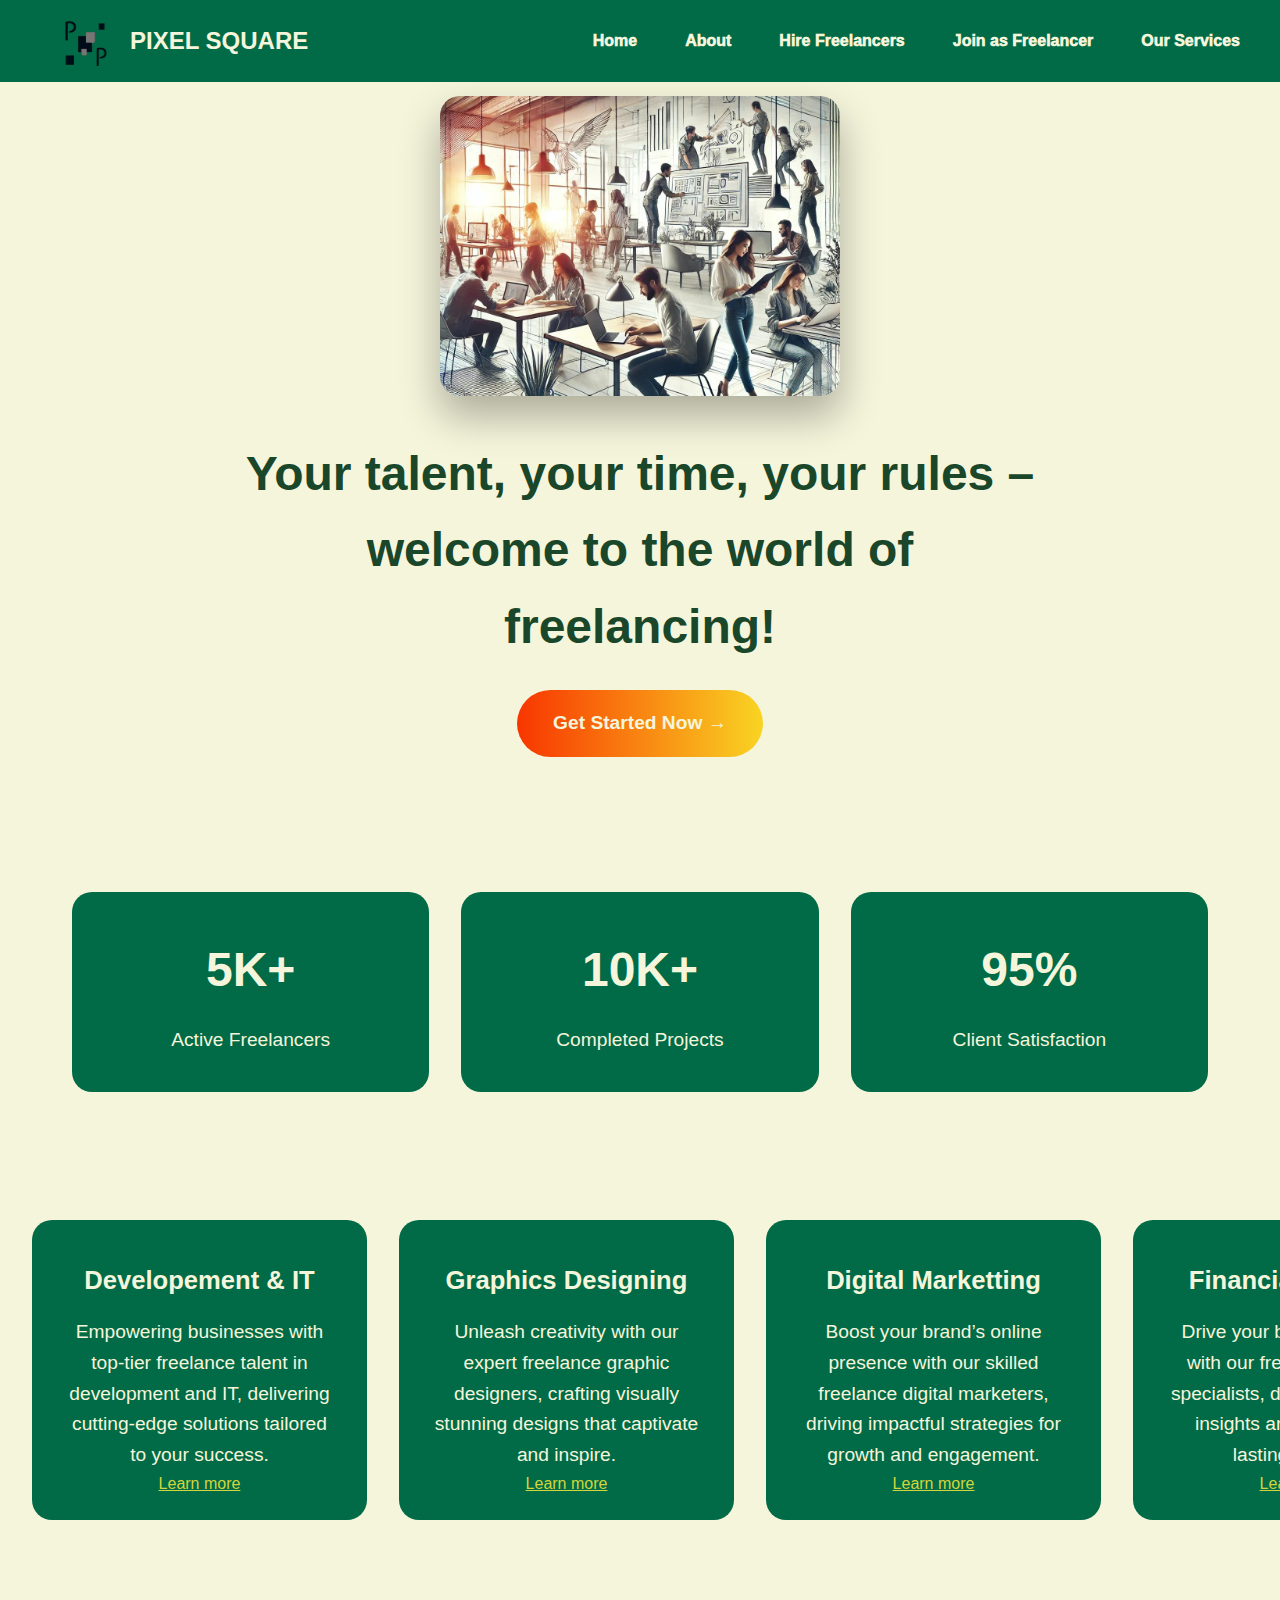
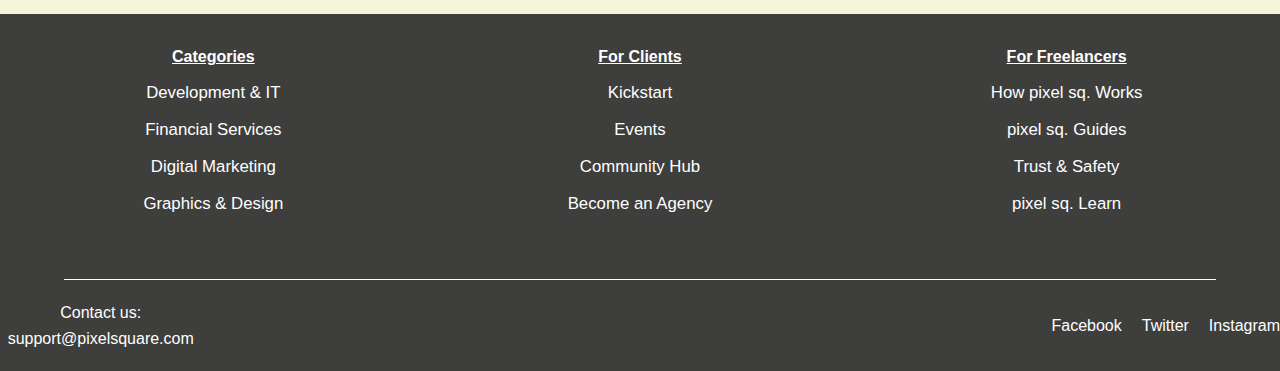
<file: index.html>
<!DOCTYPE html>
<html lang="en">
<head>
    <meta charset="UTF-8">
    <meta name="viewport" content="width=device-width, initial-scale=1.0">
    <title>PIXEL SQUARE - Your Gateway to Success</title>
    <link rel="stylesheet" href="style.css">
</head>
<body>
    <nav class="nav">
        <div class="nav-bar">
          <a class="nav-name" href="index.html"><img class="nav-img" src="websitelogo.png">PIXEL SQUARE</a>
          <ul class="nav-links">
            <li><a href="index.html" class="nav-link" >Home</a></li>
            <li><a href="about.html" class="nav-link" >About</a></li>
            <li><a href="hire.html" class="nav-link" >Hire Freelancers</a></li>
            <li><a href="join.html" class="nav-link" >Join as Freelancer</a></li>
            <li class="dropdown">
              <a href="#" class="nav-link">Our Services</a>
              <ul class="dropdown-menu">
                <li><a href="developement/developement.html" class="dropdown-link" >Development & IT</a></li>
                <li><a href="graphic-designing/graphic.html" class="dropdown-link" >Graphics Designing</a></li>
                <li><a href="digitalmarketing/digitalmarketing.html" class="dropdown-link" >Digital Marketing</a></li>
                <li><a href="finance/finance.html" class="dropdown-link" >Financial Services</a></li>
              </ul>
            </li>
          </ul>
        </div>
      </nav>
      

    <div class="main">
        <div class="main-content">
            <img class="main-image" src="homeimage.jpeg" alt="Professional woman working on laptop">
            <h1 class="title">Your talent, your time, your rules – welcome to the world of freelancing!</h1>
            <a href="hire.html" class="btn btn-primary">
                Get Started Now →
            </a>
        </div>
    </div>

    <div class="stats">
        <div class="statitems">
            <div class="statnumbers">5K+</div>
            <div class="statlabels">Active Freelancers</div>
        </div>
        <div class="statitems">
            <div class="statnumbers">10K+</div>
            <div class="statlabels">Completed Projects</div>
        </div>
        <div class="statitems">
            <div class="statnumbers">95%</div>
            <div class="statlabels">Client Satisfaction</div>
        </div>
    </div>
    <div class="services">
        <div class="sitem">
            <div class="serservice">Developement & IT</div>
            <div class="sas">Empowering businesses with top-tier freelance talent in 
                development and IT, delivering cutting-edge solutions tailored to your success.</div>
            <p><a href="developement/developement.html" class="atag" >Learn more</a></p>
        </div>
        <div class="sitem">
            <div class="serservice">Graphics Designing</div>
            <div class="sas">Unleash creativity with our expert freelance graphic designers, 
                crafting visually stunning designs that captivate and inspire.</div>
            <p><a href="graphic-designing/graphic.html" class="atag">Learn more</a></p>
        </div>
        <div class="sitem">
            <div class="serservice">Digital Marketting</div>
            <div class="sas">Boost your brand’s online presence with our skilled freelance 
                digital marketers, driving impactful strategies for growth and engagement.</div>
            <p><a href="digitalmarketing/digitalmarketing.html" class="atag" >Learn more</a></p>
        </div>
        <div class="sitem">
            <div class="serservice">Financial Services</div>
            <div class="sas">Drive your business forward with our freelance financial specialists, 
                delivering strategic insights and solutions for lasting success.</div>
            <p><a href="finance/finance.html" class="atag" >Learn more</a></p>
        </div>
        
    </div>
    <footer class="footer">
        <div class="info">
            <div class="f1">
                <p class="p1">Categories</p>
                <a href="developement/developement.html" class="klp"><p class="lala op">Development & IT</p></a>
                <a href="finance/finance.html" class="klp"><p class="lala op">Financial Services</p></a>
                <a href="digitalmarketing/digitalmarketing.html"  class="klp"><p class="lala op">Digital Marketing</p></a>
                <a href="graphic-designing/graphic.html" class="klp"><p class="lala op">Graphics & Design</p></a>
            </div>
            <div class="f2">
                <p class="p2">For Clients</p>
                <p class="lala">Kickstart</p>
                <p class="lala">Events</p>
                <p class="lala">Community Hub</p>
                <p class="lala">Become an Agency</p>
            </div>
            <div class="f3">
                <p class="p3">For Freelancers</p>
                <p class="lala">How pixel sq. Works</p>
                <p class="lala">pixel sq. Guides</p>
                <p class="lala">Trust & Safety</p>
                <p class="lala">pixel sq. Learn</p>
            </div>
        </div>
        <div class="liness"></div>
        <div class="contactus">
            <p class="email">
                Contact us: <a href="mailto:support@pixelsquare.com" class="emaillink">support@pixelsquare.com</a>
            </p>
            <div class="sicons">
                <a href="https://www.facebook.com"  class="slink">Facebook</a>
                <a href="https://www.twitter.com" class="slink">Twitter</a>
                <a href="https://www.instagram.com" class="slink">Instagram</a>
            </div>
        </div>
    </footer>


</body>
</html>
</file>
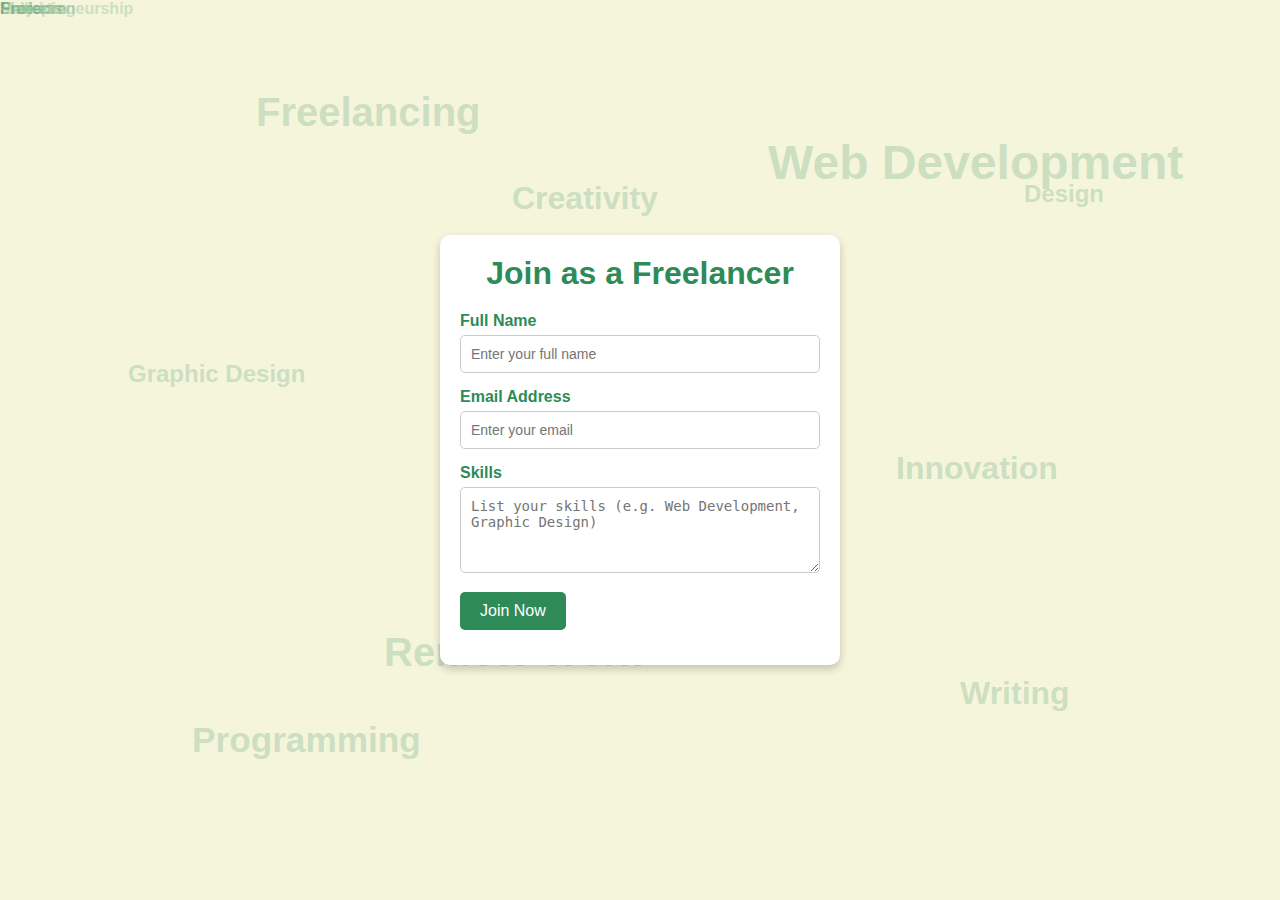
<file: joinpage/index.html>
<!DOCTYPE html>
<html lang="en">
<head>
  <meta charset="UTF-8">
  <meta name="viewport" content="width=device-width, initial-scale=1.0">
  <title>Join as a Freelancer</title>
  <link rel="stylesheet" href="styles.css">
</head>
<body>
  <div class="background">
    <div class="words">
      <span>Freelancing</span>
      <span>Creativity</span>
      <span>Web Development</span>
      <span>Graphic Design</span>
      <span>Innovation</span>
      <span>Remote Work</span>
      <span>Success</span>
      <span>Programming</span>
      <span>Writing</span>
      <span>Design</span>
      <span>Marketing</span>
      <span>Entrepreneurship</span>
      <span>Projects</span>
      <span>Skills</span>
      <span>Freedom</span>
    </div>
  </div>
  <div class="mainform">
    <h1>Join as a Freelancer</h1>
    <form action="#" method="POST" class="freelancer">
      <div class="form">
        <label for="full-name">Full Name</label>
        <input type="text" id="full-name" name="full_name" placeholder="Enter your full name" required>
      </div>
      <div class="form">
        <label for="email">Email Address</label>
        <input type="email" id="email" name="email" placeholder="Enter your email" required>
      </div>
      <div class="form">
        <label for="skills">Skills</label>
        <textarea id="skills" name="skills" placeholder="List your skills (e.g. Web Development, Graphic Design)" rows="4" required></textarea>
      </div>
      <div class="form">
        <button type="submit" class="submit-btn">Join Now</button>
      </div>
    </form>
  </div>
  <script>
    document.querySelector(".freelancer-form").addEventListener("submit", function(event) {
      event.preventDefault(); 
      document.querySelector(".form-container").style.display = "none";
    });
  </script>
</body>
</html>
</file>
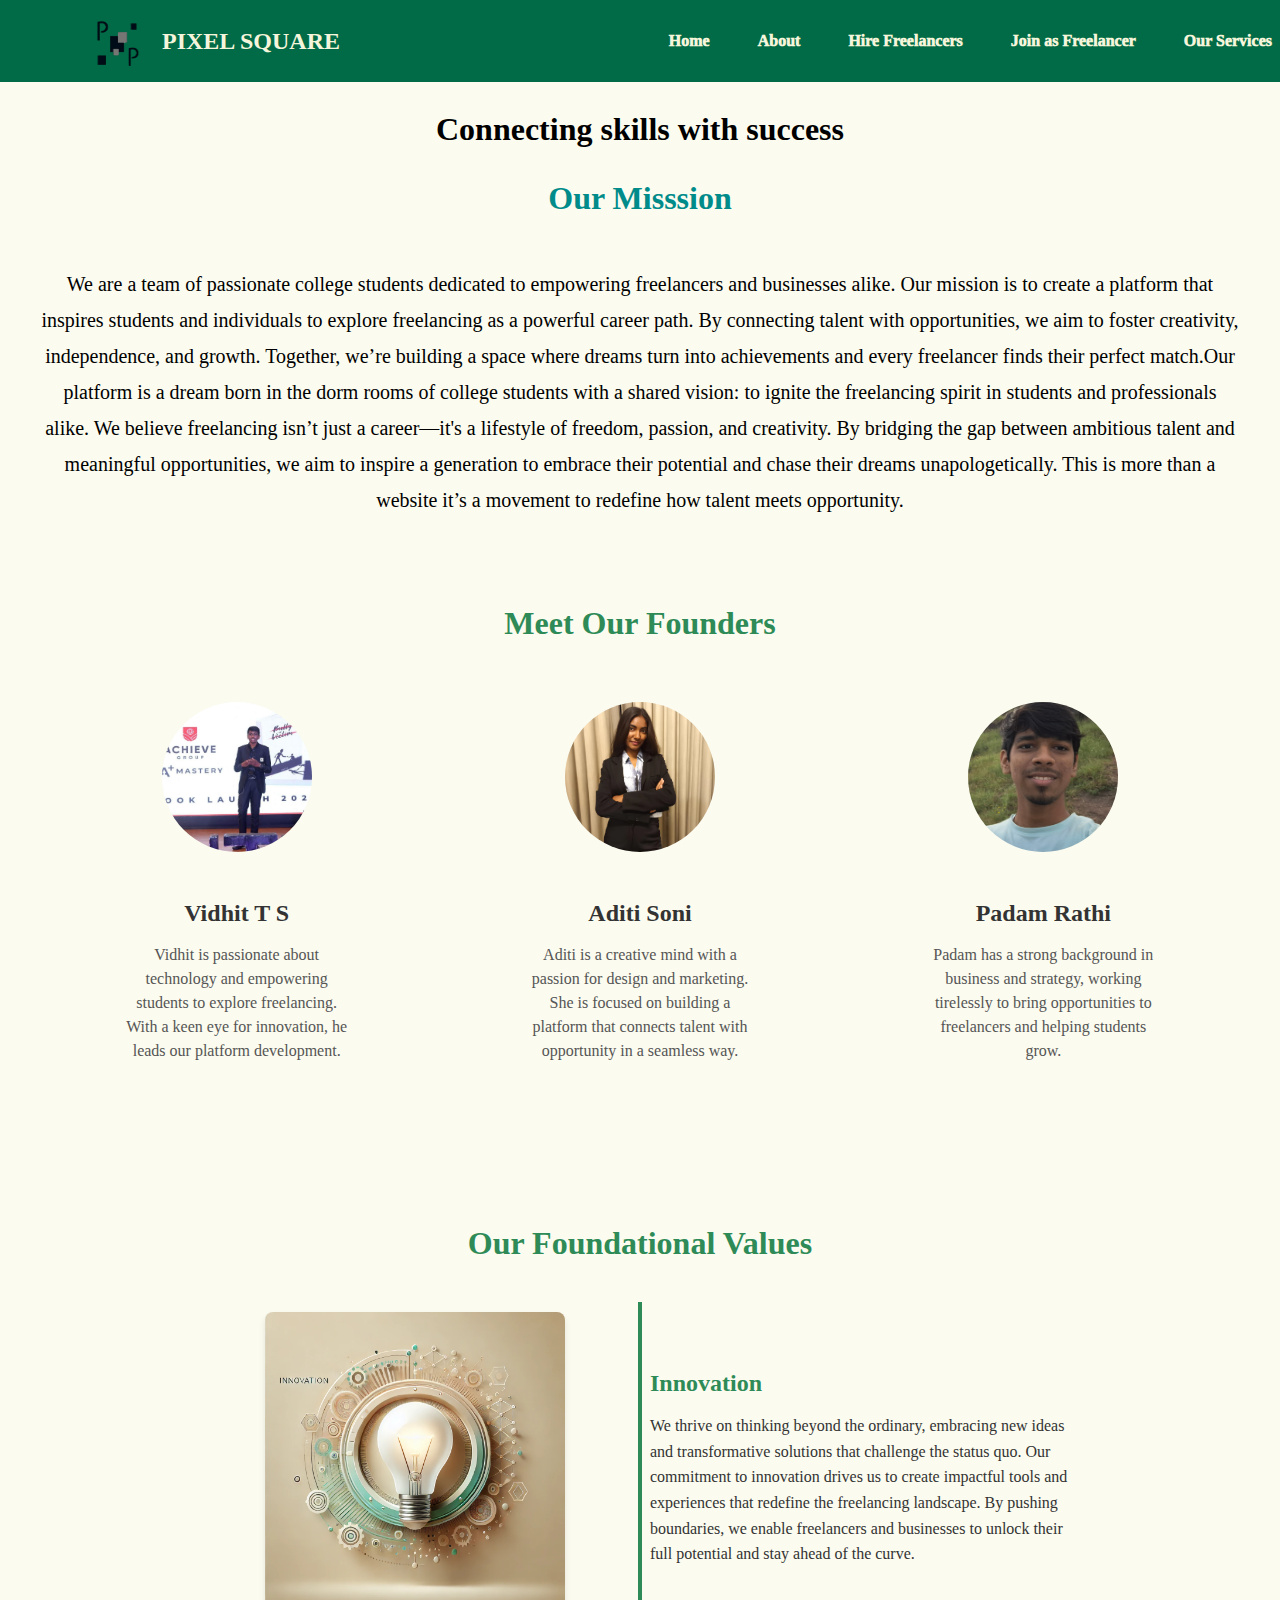
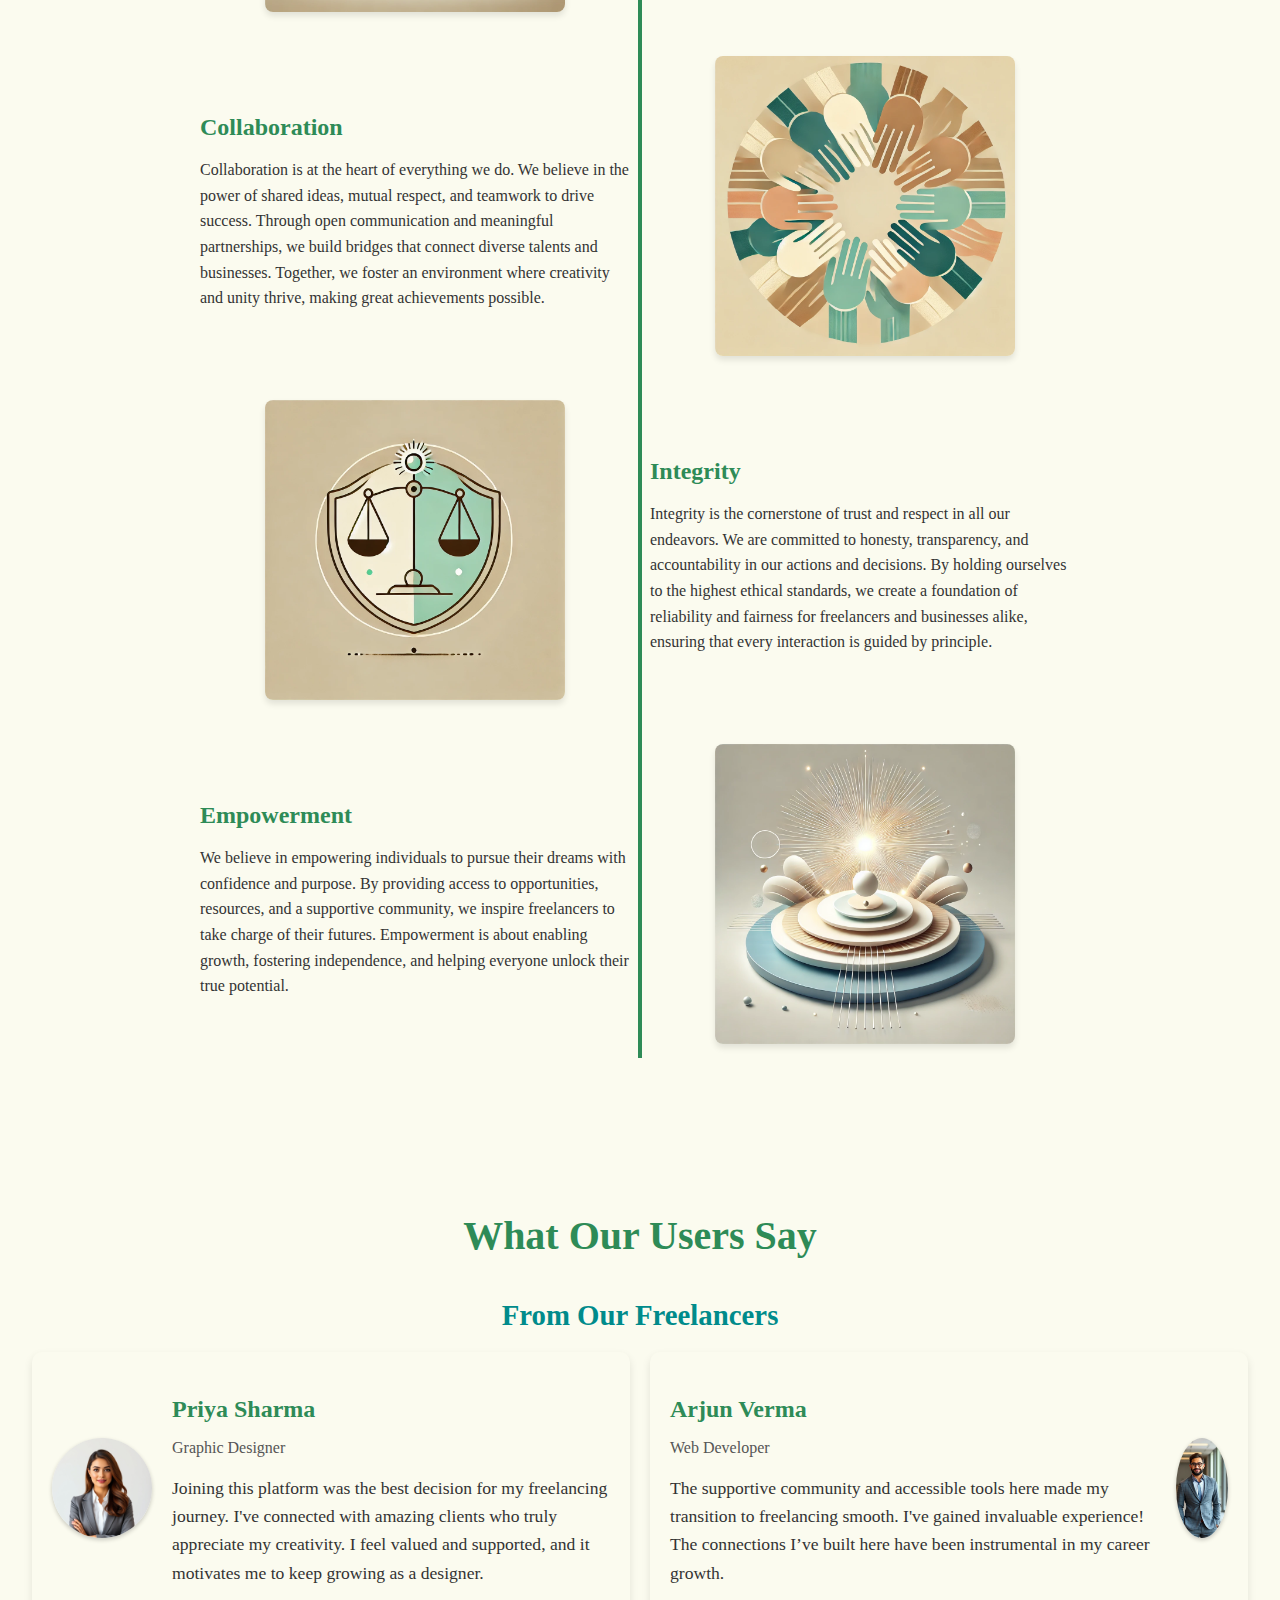
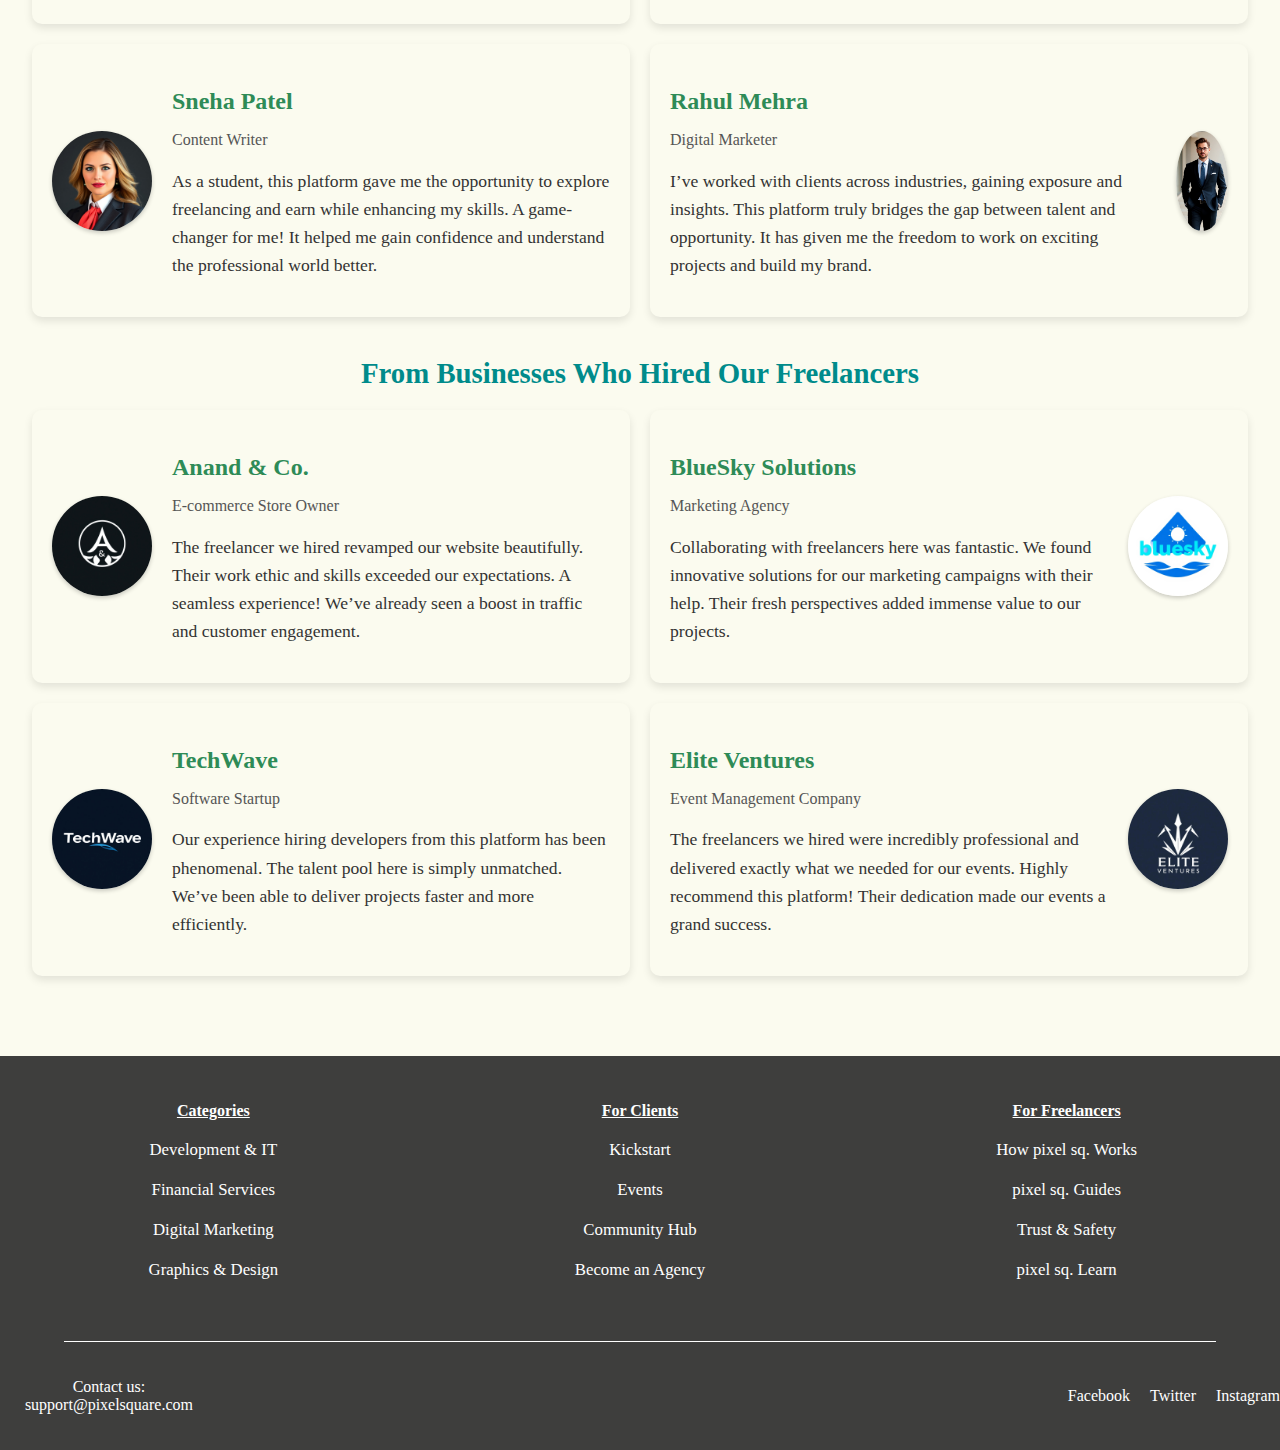
<file: about.html>
<!DOCTYPE html>
<html lang="en">
<head>
    <meta charset="UTF-8">
    <meta name="viewport" content="width=device-width, initial-scale=1.0">
    <title>Document</title>
    <link rel="stylesheet" href="aboutstyle.css">
</head>
<body>
  <nav class="nav">
    <div class="nav-bar">
      <a class="nav-name" href="index.html"><img class="nav-img" src="websitelogo.png">PIXEL SQUARE</a>
      <ul class="nav-links">
        <li><a href="index.html" class="nav-link">Home</a></li>
        <li><a href="about.html" class="nav-link">About</a></li>
        <li><a href="hire.html" class="nav-link">Hire Freelancers</a></li>
        <li><a href="join.html" class="nav-link">Join as Freelancer</a></li>
        <li class="dropdown">
          <a href="#" class="nav-link">Our Services</a>
          <ul class="dropdown-menu">
            <li><a href="developement/developement.html" class="dropdown-link">Development & IT</a></li>
            <li><a href="graphic-designing/graphic.html" class="dropdown-link">Graphics Designing</a></li>
            <li><a href="digitalmarketing/digitalmarketing.html" class="dropdown-link">Digital Marketing</a></li>
            <li><a href="finance/finance.html" class="dropdown-link">Financial Services</a></li>
          </ul>
        </li>
      </ul>
    </div>
  </nav>
    <div class="container" id="top">
        <div><h1 class="tagline">Connecting skills with success</h1></div>
        <div>
            <h1 class="mission">Our Misssion</h1><br>
            <p class="statementtt">We are a team of passionate college students dedicated to empowering freelancers and businesses 
                alike. Our mission is to create a platform that inspires students and individuals to explore freelancing 
                as a powerful career path. By connecting talent with opportunities, we aim to foster creativity, 
                independence, and growth. Together, we’re building a space where dreams turn into achievements 
                and every freelancer finds their perfect match.Our platform is a dream born in the dorm rooms of college students 
                with a shared vision: to ignite the freelancing spirit in students and professionals alike. We believe freelancing 
                isn’t just a career—it's a lifestyle of freedom, passion, and creativity. By bridging the gap between ambitious talent and 
                meaningful opportunities, we aim to inspire a generation to embrace their potential and chase their dreams unapologetically.
                This is more than a website it’s a movement to redefine how talent meets opportunity.</p>
        </div>
        <div class="founders">
            <h2 class="titlefounder">Meet Our Founders</h2>
            <div class="foundercontainer">
                <div class="foundcard">
                    <img src="aboutimages/vidhit.jpeg" alt="Founder 1" class="photo">
                    <h3 class="nameee">Vidhit T S</h3>
                    <p class="biodata">Vidhit is passionate about technology and empowering students to explore freelancing. With a keen eye for innovation, he leads our platform development.</p>
                </div>
                <div class="foundcard">
                    <img src="aboutimages/aditi.jpeg" alt="Founder 3" class="photo">
                    <h3 class="nameee">Aditi Soni</h3>
                    <p class="biodata">Aditi is a creative mind with a passion for design and marketing. She is focused on building a platform that connects talent with opportunity in a seamless way.</p>
                </div>
                <div class="foundcard">
                    <img src="aboutimages/padammm.jpeg" alt="Founder 2" class="photo">
                    <h3 class="nameee">Padam Rathi</h3>
                    <p class="biodata">Padam has a strong background in business and strategy, working tirelessly to bring opportunities to freelancers and helping students grow.</p>
                </div>
                
            </div>
        </div>
        <section class="values">
            <h2 class="valtitle">Our Foundational Values</h2>
            <div class="line">

                <div class="valusss">
                    <div class="textt">
                        <h3>Innovation</h3>
                        <p>We thrive on thinking beyond the ordinary, embracing new ideas and transformative 
                            solutions that challenge the status quo. Our commitment to innovation drives us 
                            to create impactful tools and experiences that redefine the freelancing landscape. 
                            By pushing boundaries, we enable freelancers and businesses to unlock their full 
                            potential and stay ahead of the curve.</p>
                    </div>
                    <div class="images">
                        <img src="aboutimages/image1.webp" alt="Innovation">
                    </div>
                </div>

                <div class="valusss">
                    <div class="images">
                        <img src="aboutimages/image2.webp" alt="Collaboration">
                    </div>
                    <div class="textt">
                        <h3>Collaboration</h3>
                        <p>Collaboration is at the heart of everything we do. We believe in the power of 
                            shared ideas, mutual respect, and teamwork to drive success. Through open 
                            communication and meaningful partnerships, we build bridges that connect diverse 
                            talents and businesses. Together, we foster an environment where creativity and 
                            unity thrive, making great achievements possible.</p>
                    </div>
                </div>

                <div class="valusss">
                    <div class="textt">
                        <h3>Integrity</h3>
                        <p>Integrity is the cornerstone of trust and respect in all our endeavors. 
                            We are committed to honesty, transparency, and accountability in our 
                            actions and decisions. By holding ourselves to the highest ethical 
                            standards, we create a foundation of reliability and fairness for 
                            freelancers and businesses alike, ensuring that every interaction is 
                            guided by principle.</p>
                    </div>
                    <div class="images">
                        <img src="aboutimages/image3.webp" alt="Integrity">
                    </div>
                </div>

                <div class="valusss">
                    <div class="images">
                        <img src="aboutimages/image4.png" alt="Empowerment">
                    </div>
                    <div class="textt">
                        <h3>Empowerment</h3>
                        <p>We believe in empowering individuals to pursue their dreams with 
                            confidence and purpose. By providing access to opportunities, resources, 
                            and a supportive community, we inspire freelancers to take charge of their 
                            futures. Empowerment is about enabling growth, fostering independence, 
                            and helping everyone unlock their true potential.</p>
                    </div>
                </div>
            </div>
        </section>
        <section class="testimony">
            <h2 class="headinggs">What Our Users Say</h2>
            

            <div class="subheadinggs">From Our Freelancers</div>
            <div class="tcontainers">
              <div class="tcards lc">
                <img src="aboutimages/testwomen1.png" alt="Freelancer1" class="tephoto">
                <div class="tcontent">
                  <h3 class="personname">Priya Sharma</h3>
                  <p class="personrole">Graphic Designer</p>
                  <p class="message">
                    Joining this platform was the best decision for my freelancing journey. I've connected with amazing clients who truly appreciate my creativity.  
                    I feel valued and supported, and it motivates me to keep growing as a designer.
                  </p>
                </div>
              </div>
          
              <div class="tcards card-right">
                <img src="aboutimages/testman1.png" alt="Freelancer 2" class="tephoto">
                <div class="tcontent">
                  <h3 class="personname">Arjun Verma</h3>
                  <p class="personrole">Web Developer</p>
                  <p class="message">
                    The supportive community and accessible tools here made my transition to freelancing smooth. I've gained invaluable experience!  
                    The connections I’ve built here have been instrumental in my career growth.
                  </p>
                </div>
              </div>
          
              <div class="tcards lc">
                <img src="aboutimages/testwomen2.png" alt="Freelancer 3" class="tephoto">
                <div class="tcontent">
                  <h3 class="personname">Sneha Patel</h3>
                  <p class="personrole">Content Writer</p>
                  <p class="message">
                    As a student, this platform gave me the opportunity to explore freelancing and earn while enhancing my skills. A game-changer for me!  
                    It helped me gain confidence and understand the professional world better.
                  </p>
                </div>
              </div>
          
              <div class="tcards card-right">
                <img src="aboutimages/testman2.png" alt="Freelancer 4" class="tephoto">
                <div class="tcontent">
                  <h3 class="personname">Rahul Mehra</h3>
                  <p class="personrole">Digital Marketer</p>
                  <p class="message">
                    I’ve worked with clients across industries, gaining exposure and insights. This platform truly bridges the gap between talent and opportunity.  
                    It has given me the freedom to work on exciting projects and build my brand.
                  </p>
                </div>
              </div>
            </div>
          
            <div class="subheadinggs">From Businesses Who Hired Our Freelancers</div>
            <div class="tcontainers">
              <div class="tcards lc">
                <img src="aboutimages/anandco.png" alt="Business 1" class="tephoto">
                <div class="tcontent">
                  <h3 class="personname">Anand & Co.</h3>
                  <p class="personrole">E-commerce Store Owner</p>
                  <p class="message">
                    The freelancer we hired revamped our website beautifully. Their work ethic and skills exceeded our expectations. A seamless experience!  
                    We’ve already seen a boost in traffic and customer engagement.
                  </p>
                </div>
              </div>
          
              <div class="tcards card-right">
                <img src="aboutimages/bluesky.jpeg" alt="Business 2" class="tephoto">
                <div class="tcontent">
                  <h3 class="personname">BlueSky Solutions</h3>
                  <p class="personrole">Marketing Agency</p>
                  <p class="message">
                    Collaborating with freelancers here was fantastic. We found innovative solutions for our marketing campaigns with their help.  
                    Their fresh perspectives added immense value to our projects.
                  </p>
                </div>
              </div>
          
              <div class="tcards lc">
                <img src="aboutimages/techwave.jpeg" alt="Business 3" class="tephoto">
                <div class="tcontent">
                  <h3 class="personname">TechWave</h3>
                  <p class="personrole">Software Startup</p>
                  <p class="message">
                    Our experience hiring developers from this platform has been phenomenal. The talent pool here is simply unmatched.  
                    We’ve been able to deliver projects faster and more efficiently.
                  </p>
                </div>
              </div>
          
              <div class="tcards card-right">
                <img src="aboutimages/eliteventures.jpeg" alt="Business 4" class="tephoto">
                <div class="tcontent">
                  <h3 class="personname">Elite Ventures</h3>
                  <p class="personrole">Event Management Company</p>
                  <p class="message">
                    The freelancers we hired were incredibly professional and delivered exactly what we needed for our events. Highly recommend this platform!  
                    Their dedication made our events a grand success.
                  </p>
                </div>
              </div>
            </div>
          </section>
          <footer class="footer">
            <div class="info">
                <div class="f1">
                    <p class="p1">Categories</p>
                    <a href="developement/developement.html" class="klp"><p class="lala op">Development & IT</p></a>
                    <a href="finance/finance.html" class="klp"><p class="lala op">Financial Services</p></a>
                    <a href="digitalmarketing/digitalmarketing.html" class="klp"><p class="lala op">Digital Marketing</p></a>
                    <a href="graphic-designing/graphic.html"  class="klp"><p class="lala op">Graphics & Design</p></a>
                </div>
                <div class="f2">
                    <p class="p2">For Clients</p>
                    <p class="lala">Kickstart</p>
                    <p class="lala">Events</p>
                    <p class="lala">Community Hub</p>
                    <p class="lala">Become an Agency</p>
                </div>
                <div class="f3">
                    <p class="p3">For Freelancers</p>
                    <p class="lala">How pixel sq. Works</p>
                    <p class="lala">pixel sq. Guides</p>
                    <p class="lala">Trust & Safety</p>
                    <p class="lala">pixel sq. Learn</p>
                </div>
            </div>
            <div class="liness"></div>
            <div class="contactus">
                <p class="email">
                    Contact us: <a href="mailto:support@pixelsquare.com" class="emaillink">support@pixelsquare.com</a>
                </p>
                <div class="sicons">
                    <a href="https://www.facebook.com" target="_blank" class="slink">Facebook</a>
                    <a href="https://www.twitter.com" target="_blank" class="slink">Twitter</a>
                    <a href="https://www.instagram.com" target="_blank" class="slink">Instagram</a>
                </div>
            </div>
        </footer>
          
    </div> 
</body>
</html>
</file>
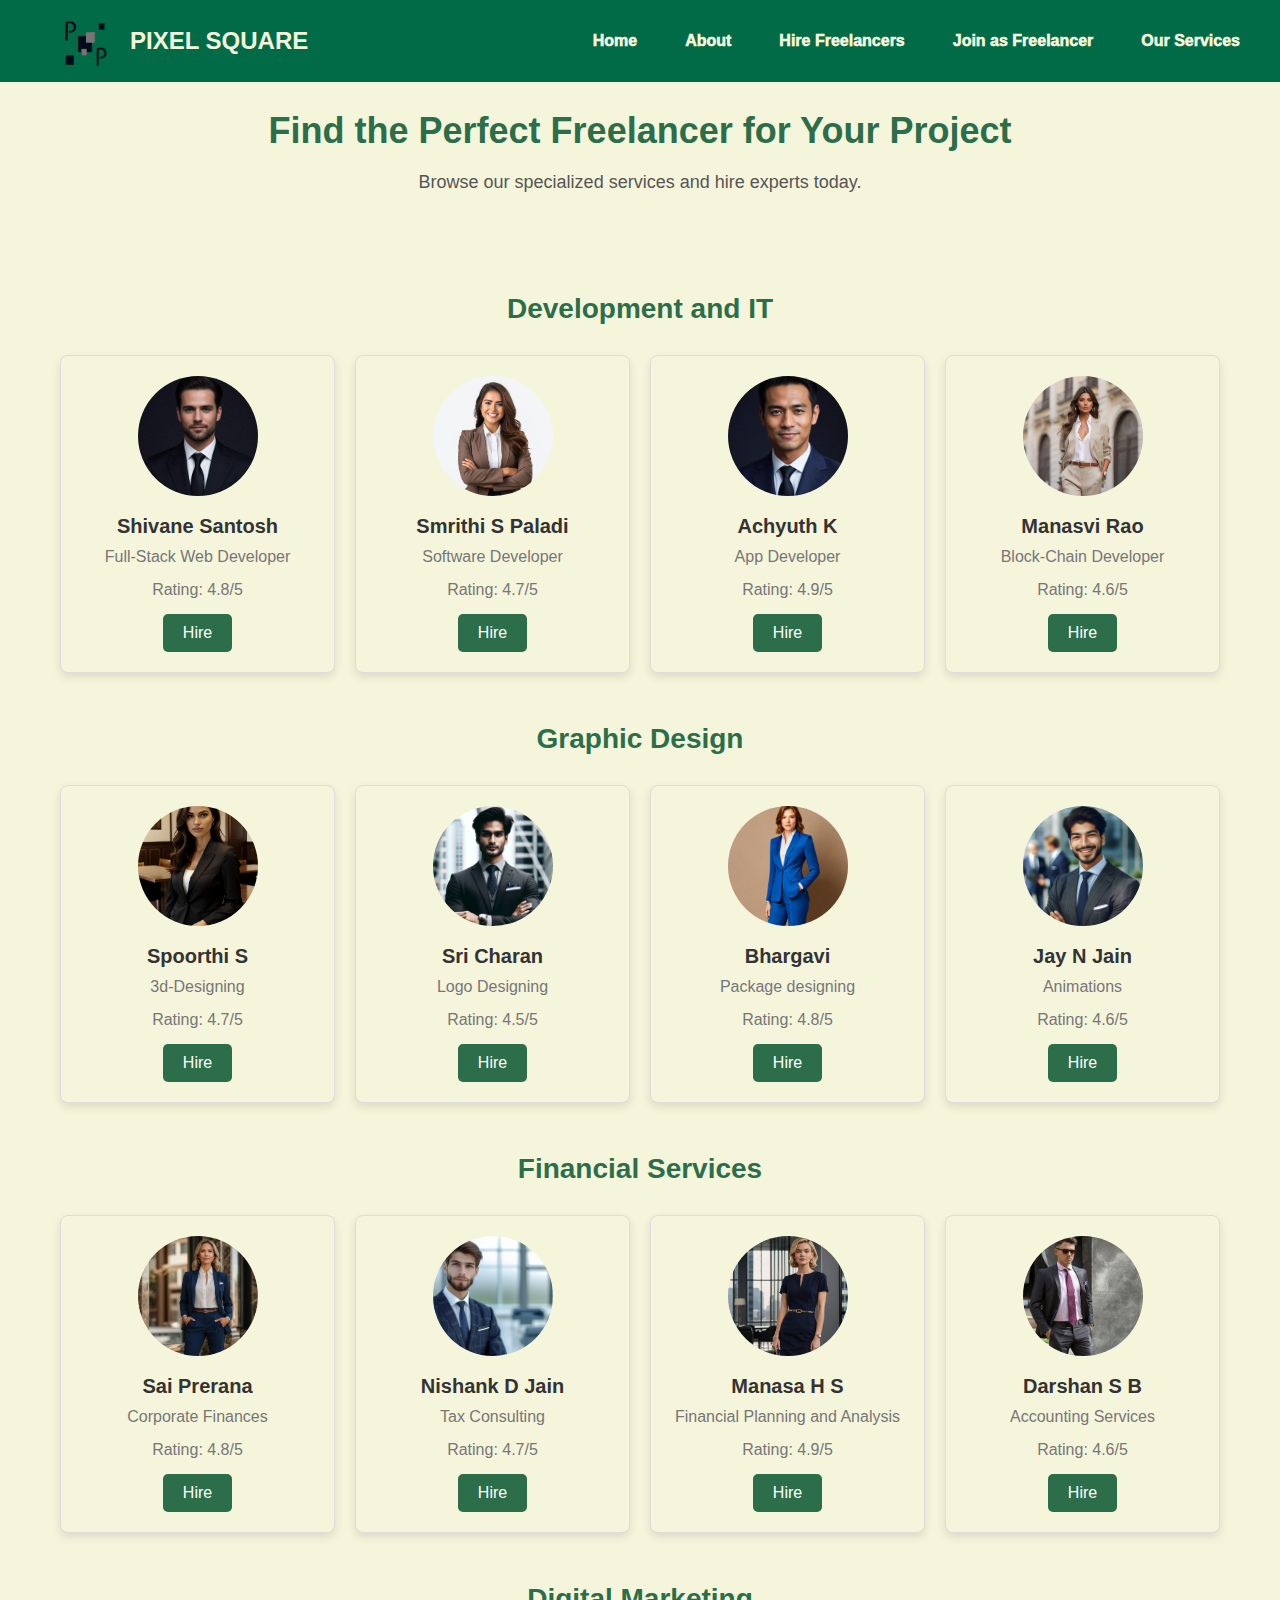
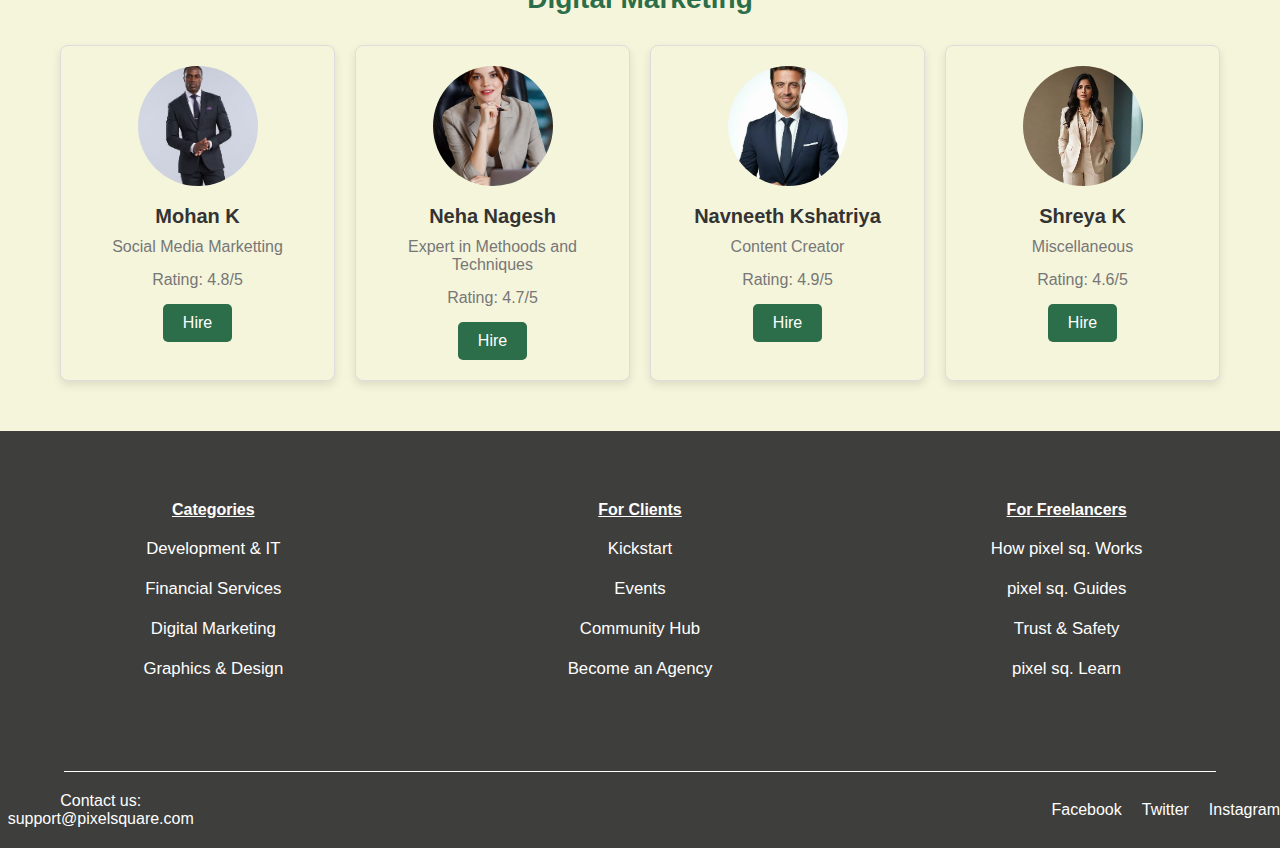
<file: hire.html>
<!DOCTYPE html>
<html lang="en">
<head>
    <meta charset="UTF-8">
    <meta name="viewport" content="width=device-width, initial-scale=1.0">
    <title>Hire Freelancers</title>
    <link rel="stylesheet" href="hirestyle.css">
</head>
<body>
    <nav class="nav">
        <div class="nav-bar">
          <a class="nav-name" href="index.html"><img class="nav-img" src="websitelogo.png">PIXEL SQUARE
        </a>
          <ul class="nav-links">
            <li><a href="index.html" class="nav-link"  >Home</a></li>
            <li><a href="about.html" class="nav-link" >About</a></li>
            <li><a href="hire.html" class="nav-link" >Hire Freelancers</a></li>
            <li><a href="join.html" class="nav-link" >Join as Freelancer</a></li>
            <li class="dropdown">
              <a href="#" class="nav-link">Our Services</a>
              <ul class="dropdown-menu">
                <li><a href="developement/developement.html" class="dropdown-link" >Development & IT</a></li>
                <li><a href="graphic-designing/graphic.html" class="dropdown-link" >Graphics Designing</a></li>
                <li><a href="digitalmarketing/digitalmarketing.html" class="dropdown-link" >Digital Marketing</a></li>
                <li><a href="finance/finance.html" class="dropdown-link"  >Financial Services</a></li>
              </ul>
            </li>
          </ul>
        </div>
      </nav>
    <section class="top">
        <h1>Find the Perfect Freelancer for Your Project</h1>
        <p>Browse our specialized services and hire experts today.</p>
    </section>
    <section class="services">
        <div class="serviceall">
            <h2>Development and IT</h2>
            <div class="freecards">
                <div class="card">
                    <img src="photos/man1.jpeg" alt="Shivane">
                    <h3>Shivane Santosh</h3>
                    <p>Full-Stack Web Developer</p>
                    <p>Rating: 4.8/5</p>
                    <a href="hirefinal.html"><button class="hirebtn">Hire</button></a>
                </div>
                <div class="card">
                    <img src="photos/woman1.jpeg" alt="Smrithi">
                    <h3>Smrithi S Paladi</h3>
                    <p>Software Developer</p>
                    <p>Rating: 4.7/5</p>
                    <a href="hirefinal.html"><button class="hirebtn">Hire</button></a>
                </div>
                <div class="card">
                    <img src="photos/man2.jpeg" alt="Achyuth">
                    <h3>Achyuth K</h3>
                    <p>App Developer</p>
                    <p>Rating: 4.9/5</p>
                    <a href="hirefinal.html"><button class="hirebtn">Hire</button></a>
                </div>
                <div class="card">
                    <img src="photos/woman2.jpeg" alt="Mansavi">
                    <h3>Manasvi Rao</h3>
                    <p>Block-Chain Developer</p>
                    <p>Rating: 4.6/5</p>
                    <a href="hirefinal.html"><button class="hirebtn">Hire</button></a>
                </div>
            </div>
        </div>
        <div class="serviceall">
            <h2>Graphic Design</h2>
            <div class="freecards">
                <div class="card">
                    <img src="photos/woman3.jpeg" alt="Spoorthi">
                    <h3>Spoorthi S</h3>
                    <p>3d-Designing</p>
                    <p>Rating: 4.7/5</p>
                    <a href="hirefinal.html"><button class="hirebtn">Hire</button></a>
                </div>
                <div class="card">
                    <img src="photos/man3.png" alt="Charan">
                    <h3>Sri Charan</h3>
                    <p>Logo Designing</p>
                    <p>Rating: 4.5/5</p>
                    <a href="hirefinal.html"><button class="hirebtn">Hire</button></a>
                </div>
                <div class="card">
                    <img src="photos/woman4.jpeg" alt="bhargavi">
                    <h3>Bhargavi</h3>
                    <p>Package designing</p>
                    <p>Rating: 4.8/5</p>
                    <a href="hirefinal.html"><button class="hirebtn">Hire</button></a>
                </div>
                <div class="card">
                    <img src="photos/man4.png" alt="jay">
                    <h3>Jay N Jain</h3>
                    <p>Animations</p>
                    <p>Rating: 4.6/5</p>
                    <a href="hirefinal.html"><button class="hirebtn">Hire</button></a>
                </div>
            </div>
        </div>
        <div class="serviceall">
            <h2>Financial Services</h2>
            <div class="freecards">
                <div class="card">
                    <img src="photos/woman5.jpeg" alt="prerana">
                    <h3>Sai Prerana</h3>
                    <p>Corporate Finances</p>
                    <p>Rating: 4.8/5</p>
                    <a href="hirefinal.html"><button class="hirebtn">Hire</button></a>
                </div>
                <div class="card">
                    <img src="photos/man5.png" alt="djain">
                    <h3>Nishank D Jain</h3>
                    <p>Tax Consulting</p>
                    <p>Rating: 4.7/5</p>
                    <a href="hirefinal.html"><button class="hirebtn">Hire</button></a>
                </div>
                <div class="card">
                    <img src="photos/woman6.jpeg" alt="Manasa">
                    <h3>Manasa H S</h3>
                    <p>Financial Planning and Analysis</p>
                    <p>Rating: 4.9/5</p>
                    <a href="hirefinal.html"><button class="hirebtn">Hire</button></a>
                </div>
                <div class="card">
                    <img src="photos/man6.jpeg" alt="Darshan">
                    <h3>Darshan S B</h3>
                    <p>Accounting Services</p>
                    <p>Rating: 4.6/5</p>
                    <a href="hirefinal.html"><button class="hirebtn">Hire</button></a>
                </div>
            </div>
        </div>
        <div class="serviceall">
            <h2>Digital Marketing</h2>
            <div class="freecards">
                <div class="card">
                    <img src="photos/man7.jpeg" alt="Mohan">
                    <h3>Mohan K</h3>
                    <p>Social Media Marketting</p>
                    <p>Rating: 4.8/5</p>
                    <a href="hirefinal.html"><button class="hirebtn">Hire</button></a>
                </div>
                <div class="card">
                    <img src="photos/woman7.jpeg" alt="Neha">
                    <h3>Neha Nagesh</h3>
                    <p>Expert in Methoods and Techniques</p>
                    <p>Rating: 4.7/5</p>
                    <a href="hirefinal.html"><button class="hirebtn">Hire</button></a>
                </div>
                <div class="card">
                    <img src="photos/man8.jpeg" alt="Navaneeth">
                    <h3>Navneeth Kshatriya</h3>
                    <p>Content Creator</p>
                    <p>Rating: 4.9/5</p>
                    <a href="hirefinal.html"><button class="hirebtn">Hire</button></a>
                </div>
                <div class="card">
                    <img src="photos/woman8.jpeg" alt="Shreya">
                    <h3>Shreya K</h3>
                    <p>Miscellaneous</p>
                    <p>Rating: 4.6/5</p>
                    <a href="hirefinal.html"><button class="hirebtn">Hire</button></a>
                </div>
            </div>
        </div>
    </section>
    <footer class="footer">
        <div class="info">
            <div class="f1">
                <p class="p1">Categories</p>
                <a href="developement/developement.html"  class="klp"><p class="lala op">Development & IT</p></a>
                <a href="finance/finance.html"   class="klp"><p class="lala op">Financial Services</p></a>
                <a href="digitalmarketing/digitalmarketing.html"  class="klp"><p class="lala op">Digital Marketing</p></a>
                <a href="graphic-designing/graphic.html" class="klp"><p class="lala op">Graphics & Design</p></a>
            </div>
            <div class="f2">
                <p class="p2">For Clients</p>
                <p class="lala">Kickstart</p>
                <p class="lala">Events</p>
                <p class="lala">Community Hub</p>
                <p class="lala">Become an Agency</p>
            </div>
            <div class="f3">
                <p class="p3">For Freelancers</p>
                <p class="lala">How pixel sq. Works</p>
                <p class="lala">pixel sq. Guides</p>
                <p class="lala">Trust & Safety</p>
                <p class="lala">pixel sq. Learn</p>
            </div>
        </div>
        <div class="line"></div>
        <div class="contactus">
            <p class="email">
                Contact us: <a href="mailto:support@pixelsquare.com" class="emaillink">support@pixelsquare.com</a>
            </p>
            <div class="sicons">
                <a href="https://www.facebook.com"  class="slink">Facebook</a>
                <a href="https://www.twitter.com"  class="slink">Twitter</a>
                <a href="https://www.instagram.com"  class="slink">Instagram</a>
            </div>
        </div>
    </footer>
    

</body>
</html>
</file>
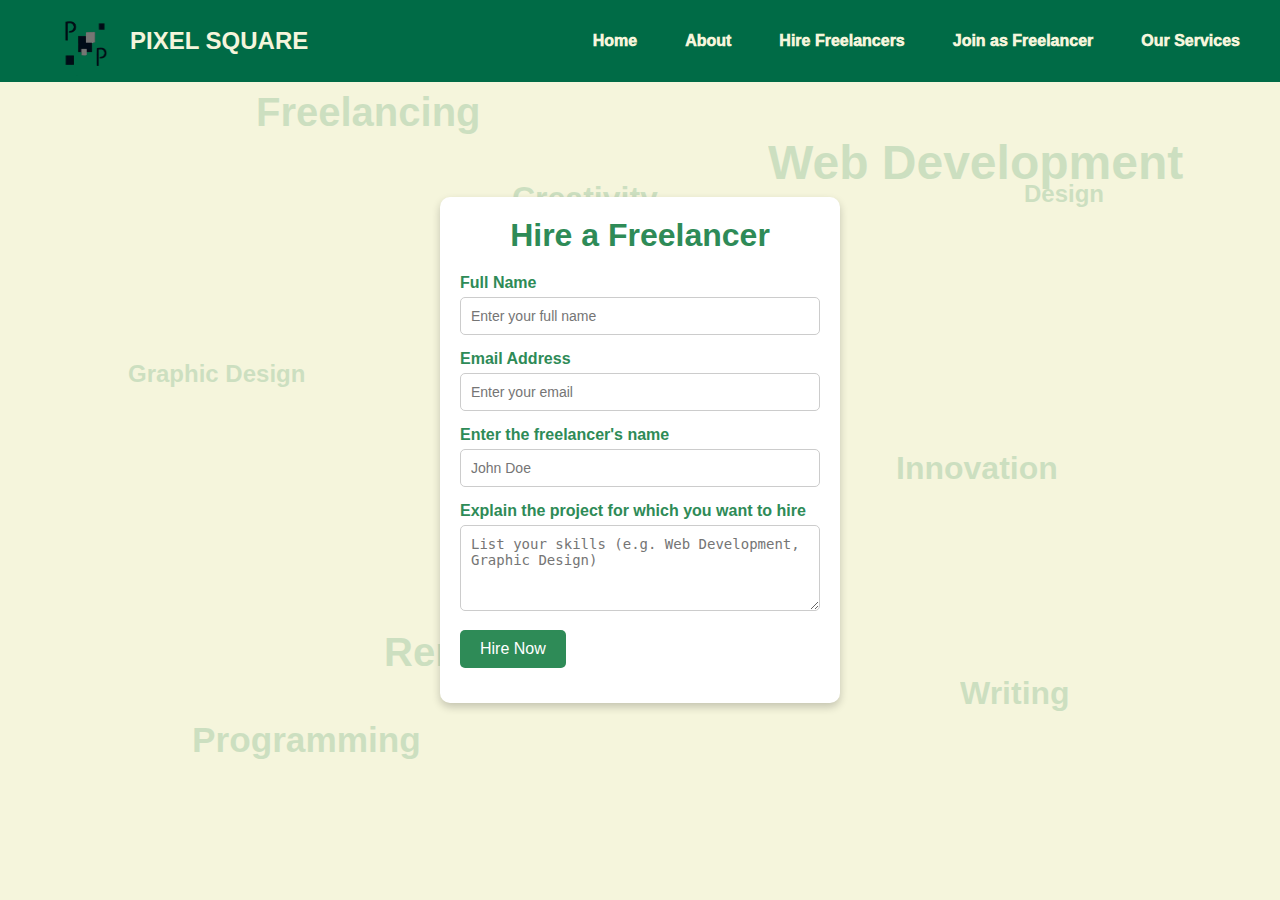
<file: hirefinal.html>
<!DOCTYPE html>
<html lang="en">
<head>
  <meta charset="UTF-8">
  <meta name="viewport" content="width=device-width, initial-scale=1.0">
  <title>Join as a Freelancer</title>
  <link rel="stylesheet" href="final.css">
</head>
<body>
    <nav class="nav">
        <div class="nav-bar">
          <a class="nav-name" href="index.html"><img class="nav-img" src="websitelogo.png">PIXEL SQUARE</a>
          <ul class="nav-links">
            <li><a href="index.html" class="nav-link" >Home</a></li>
            <li><a href="about.html" class="nav-link">About</a></li>
            <li><a href="hire.html" class="nav-link">Hire Freelancers</a></li>
            <li><a href="join.html" class="nav-link">Join as Freelancer</a></li>
            <li class="dropdown">
              <a href="#" class="nav-link">Our Services</a>
              <ul class="dropdown-menu">
                <li><a href="developement/developement.html" class="dropdown-link">Development & IT</a></li>
                <li><a href="graphic-designing/graphic.html" class="dropdown-link">Graphics Designing</a></li>
                <li><a href="digitalmarketing/digitalmarketing.html" class="dropdown-link">Digital Marketing</a></li>
                <li><a href="finance/finance.html" class="dropdown-link">Financial Services</a></li>
              </ul>
            </li>
          </ul>
        </div>
      </nav>
  <div class="background">
    <div class="words">
      <span>Freelancing</span>
      <span>Creativity</span>
      <span>Web Development</span>
      <span>Graphic Design</span>
      <span>Innovation</span>
      <span>Remote Work</span>
      <span>Success</span>
      <span>Programming</span>
      <span>Writing</span>
      <span>Design</span>
      <span>Marketing</span>
      <span>Entrepreneurship</span>
      <span>Projects</span>
      <span>Skills</span>
      <span>Freedom</span>
    </div>
  </div>

  <div class="form-container">
    <h1>Hire a Freelancer</h1>
    <form action="#" method="POST" class="freelancer-form">
      <div class="form-group">
        <label for="full-name">Full Name</label>
        <input type="text" id="full-name" name="full_name" placeholder="Enter your full name" required>
      </div>

      <div class="form-group">
        <label for="email">Email Address</label>
        <input type="email" id="email" name="email" placeholder="Enter your email" required>
      </div>
      <div class="form-group">
        <label for="full-name">Enter the freelancer's name</label>
        <input type="text" id="full-name" name="full_name" placeholder="John Doe" required>
      </div>
      <div class="form-group">
        <label for="skills">Explain the project for which you want to hire</label>
        <textarea id="skills" name="skills" placeholder="List your skills (e.g. Web Development, Graphic Design)" rows="4" required></textarea>
      </div>
      <div class="form-group">
        <button type="submit" class="submit-btn">Hire Now</button>
      </div>


    </form>
  </div>

  <script>
    document.querySelector(".freelancer-form").addEventListener("submit", function(event) {
      event.preventDefault();
      document.querySelector(".form-container").style.display = "none";
    });
  </script>
</body>
</html>
</file>
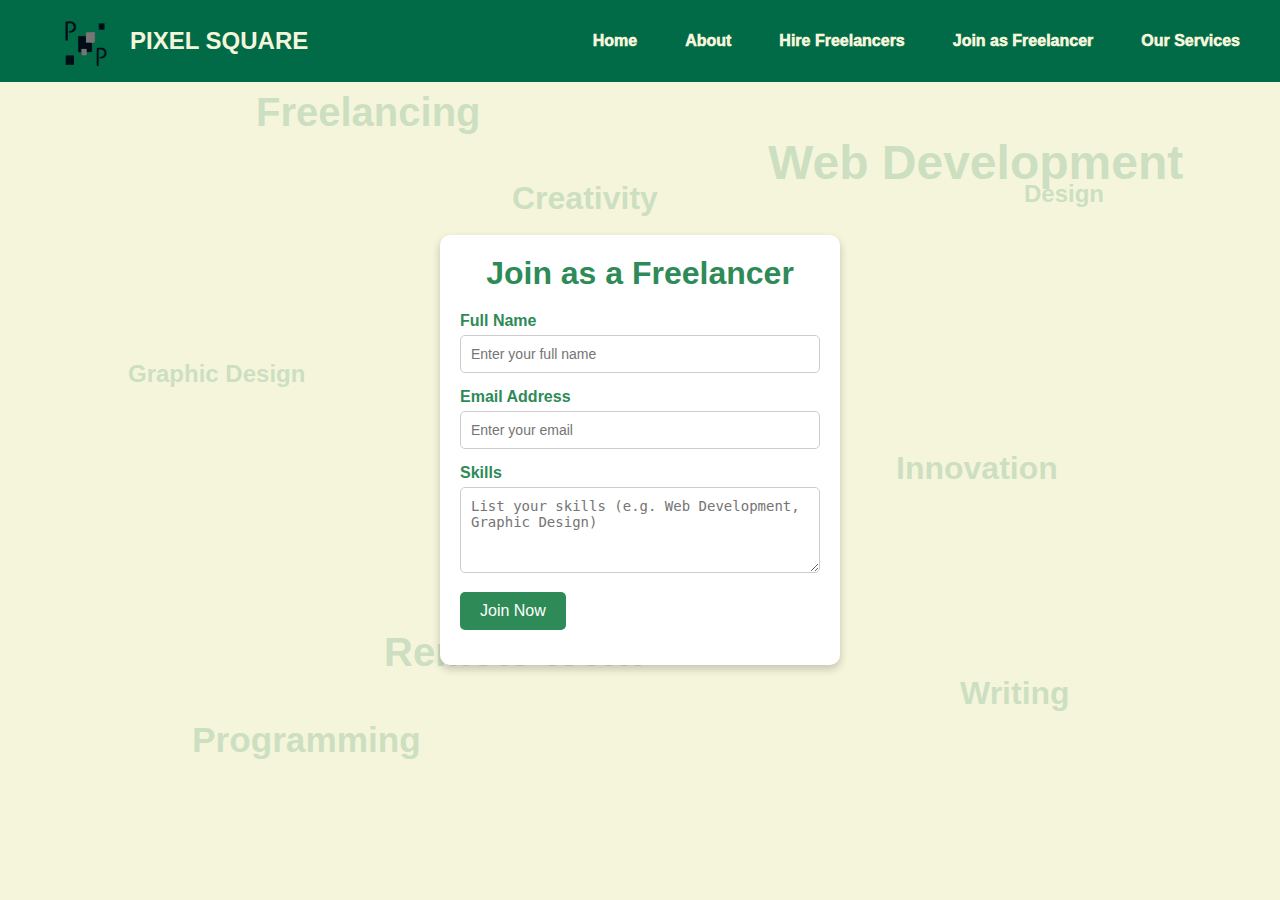
<file: join.html>
<!DOCTYPE html>
<html lang="en">
<head>
  <meta charset="UTF-8">
  <meta name="viewport" content="width=device-width, initial-scale=1.0">
  <title>Join as a Freelancer</title>
  <link rel="stylesheet" href="joinstyle.css">
</head>
<body>
  <nav class="nav">
    <div class="nav-bar">
      <a class="nav-name" href="index.html"><img class="nav-img" src="websitelogo.png">PIXEL SQUARE</a>
      <ul class="nav-links">
        <li><a href="index.html" class="nav-link">Home</a></li>
        <li><a href="about.html" class="nav-link">About</a></li>
        <li><a href="hire.html" class="nav-link">Hire Freelancers</a></li>
        <li><a href="join.html" class="nav-link">Join as Freelancer</a></li>
        <li class="dropdown">
          <a href="#" class="nav-link">Our Services</a>
          <ul class="dropdown-menu">
            <li><a href="developement/developement.html" class="dropdown-link">Development & IT</a></li>
            <li><a href="graphic-designing/graphic.html" class="dropdown-link">Graphics Designing</a></li>
            <li><a href="digitalmarketing/digitalmarketing.html" class="dropdown-link">Digital Marketing</a></li>
            <li><a href="finance/finance.html" class="dropdown-link">Financial Services</a></li>
          </ul>
        </li>
      </ul>
    </div>
  </nav>
  <div class="background">
    <div class="words">
      <span>Freelancing</span>
      <span>Creativity</span>
      <span>Web Development</span>
      <span>Graphic Design</span>
      <span>Innovation</span>
      <span>Remote Work</span>
      <span>Success</span>
      <span>Programming</span>
      <span>Writing</span>
      <span>Design</span>
      <span>Marketing</span>
      <span>Entrepreneurship</span>
      <span>Projects</span>
      <span>Skills</span>
      <span>Freedom</span>
    </div>
  </div>
  <div class="mainform">
    <h1>Join as a Freelancer</h1>
    <form action="#" method="POST" class="freelancer">
      <div class="form">
        <label for="full-name">Full Name</label>
        <input type="text" id="full-name" name="full_name" placeholder="Enter your full name" required>
      </div>
      <div class="form">
        <label for="email">Email Address</label>
        <input type="email" id="email" name="email" placeholder="Enter your email" required>
      </div>
      <div class="form">
        <label for="skills">Skills</label>
        <textarea id="skills" name="skills" placeholder="List your skills (e.g. Web Development, Graphic Design)" rows="4" required></textarea>
      </div>
      <div class="form">
        <button type="submit" class="submit-btn">Join Now</button>
      </div>
    </form>
  </div>
  <script>
    document.querySelector(".freelancer-form").addEventListener("submit", function(event) {
      event.preventDefault(); 
      document.querySelector(".form-container").style.display = "none";
    });
  </script>
</body>
</html>
</file>
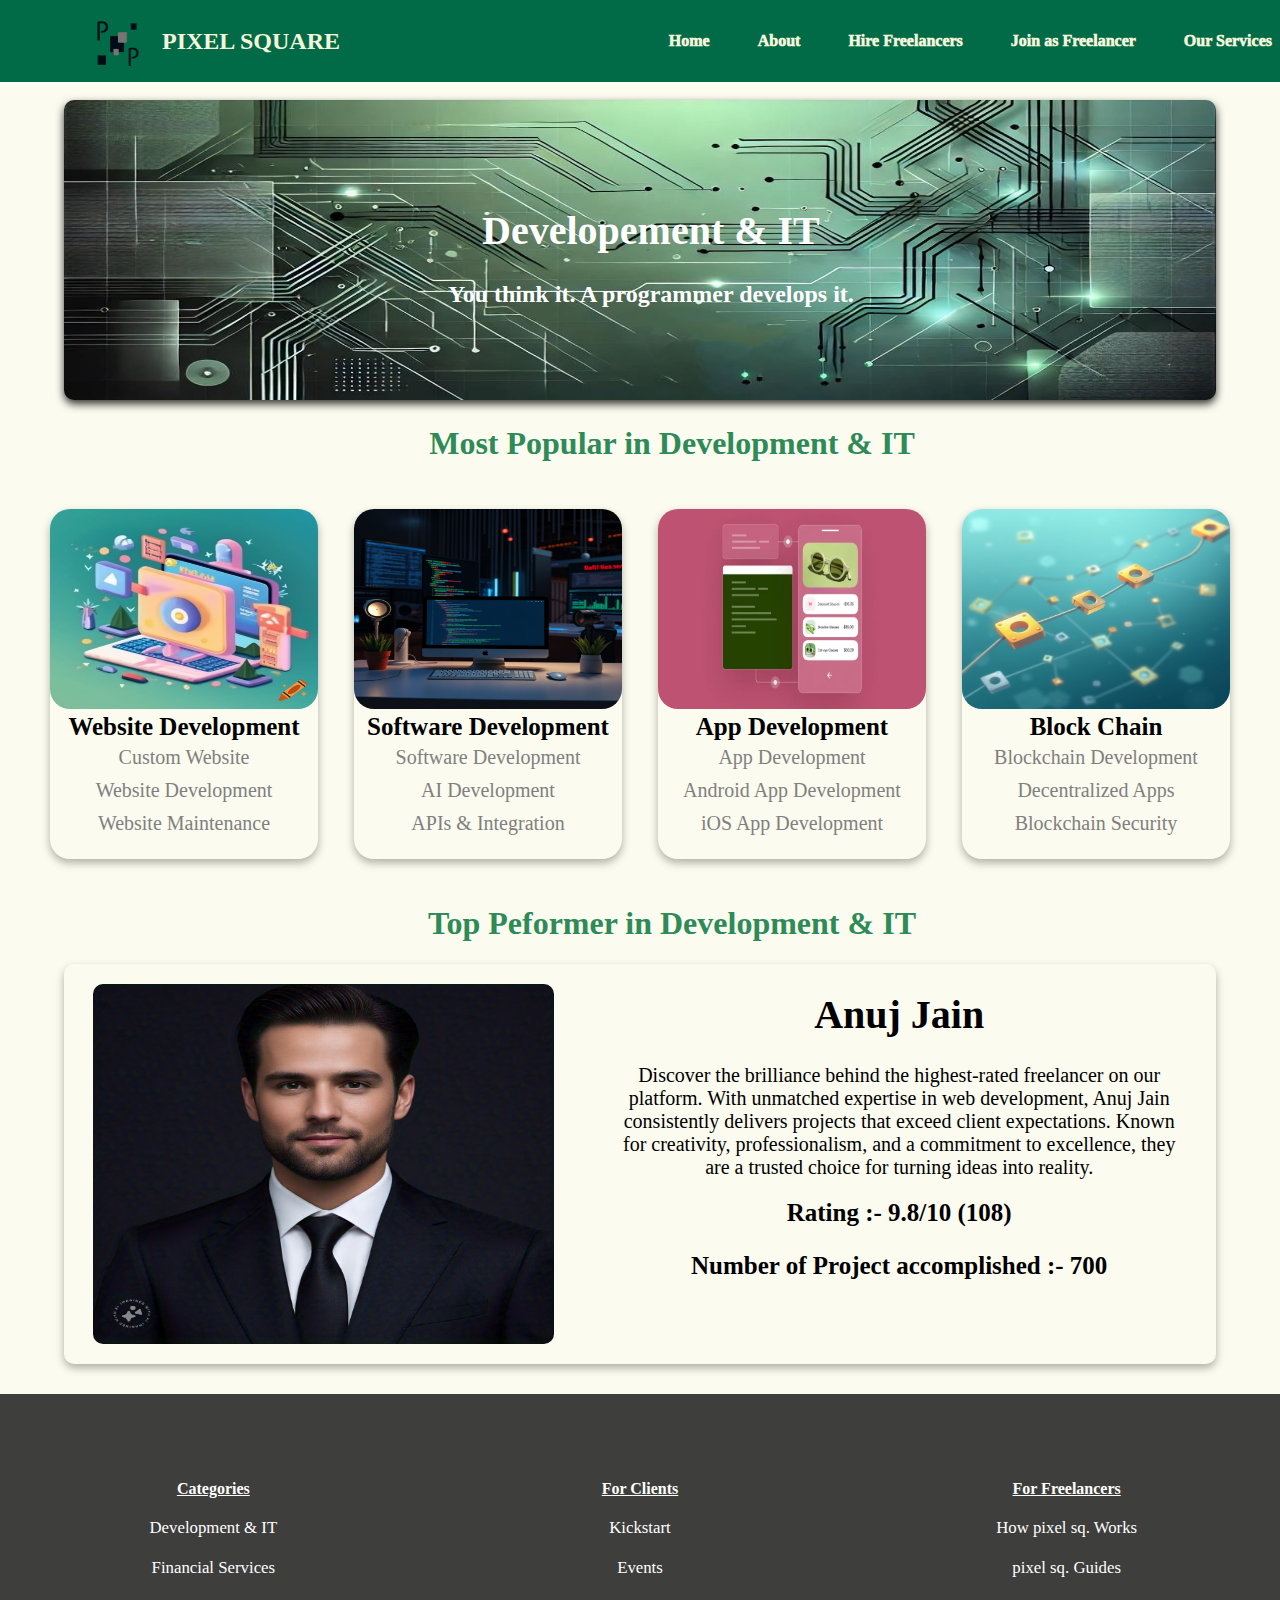
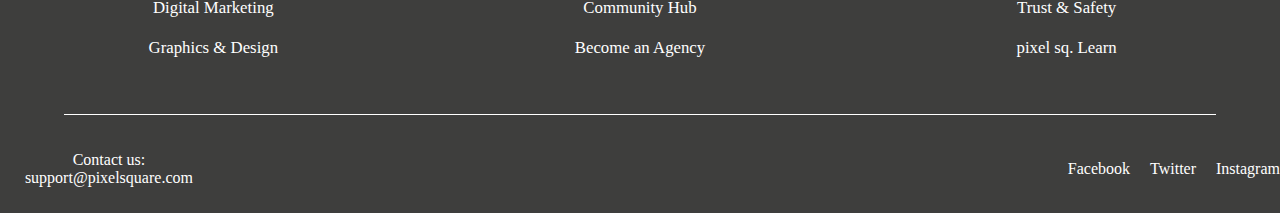
<file: developement/developement.html>
<!DOCTYPE html>
<html lang="en">
<head>
    <meta charset="UTF-8">
    <meta name="viewport" content="width=device-width, initial-scale=1.0">
    <title>Development & IT</title>
    <link rel="stylesheet" href="developement.css">
</head>
<body>
    <!--  -->
    <nav class="nav">
        <div class="nav-bar">
          <a class="nav-name" href="../index.html"><img class="nav-img" src="../websitelogo.png">PIXEL SQUARE</a>
          <ul class="nav-links">
            <li><a href="../index.html" class="nav-link">Home</a></li>
            <li><a href="../about.html" class="nav-link">About</a></li>
            <li><a href="../hire.html" class="nav-link">Hire Freelancers</a></li>
            <li><a href="../join.html" class="nav-link">Join as Freelancer</a></li>
            <li class="dropdown">
              <a href="#" class="nav-link">Our Services</a>
              <ul class="dropdown-menu">
                <li><a href="../developement/developement.html" class="dropdown-link">Development & IT</a></li>
                <li><a href="../graphic-designing/graphic.html" class="dropdown-link">Graphics Designing</a></li>
                <li><a href="../digitalmarketing/digitalmarketing.html" class="dropdown-link">Digital Marketing</a></li>
                <li><a href="../finance/finance.html" class="dropdown-link">Financial Services</a></li>
              </ul>
            </li>
          </ul>
        </div>
      </nav>
    <!--  -->
    <div>
        <img class="search" src="hii.jpeg">
        <div class="searcht">
            <h1 style="font-size:40px;">Developement & IT</h1>
            <h2>You think it. A programmer develops it.</h2>
        </div>
    </div>
    <!--  -->
    <h1 class="t">Most Popular in Development & IT</h1>
    <div class="branch">
        <div class="mbranch1">
            <img class="branch1" src="webdevvv.png">
            <div class="divc">
                <p id="hii">Website Development</p>
                <p class="hii1">Custom Website</p>
                <p class="hii1">Website Development</p>
                <p class="hii1">Website Maintenance</p>
            </div>
        </div>
        <div class="mbranch2">
            <img class="branch2" src="softdev.jpeg">
            <div class="divc">
                <p id="hii">Software Development</p>
                <p class="hii1">Software Development</p>
                <p class="hii1">AI Development</p>
                <p class="hii1">APIs & Integration</p>
            </div>
        </div> 
        <div class="mbranch3">
            <img class="branch3" src="appdev.png">
            <div class="divc">
                <p id="hii">App Development</p>
                <p class="hii1">App Development</p>
                <p class="hii1">Android App Development</p>
                <p class="hii1">iOS App Development</p>
            </div>
        </div>
        <div class="mbranch4">
            <img class="branch2" src="blockchaindev.jpg">
            <div class="divc">
                <p id="hii">Block Chain</p>
                <p class="hii1">Blockchain Development</p>
                <p class="hii1">Decentralized Apps</p>
                <p class="hii1">Blockchain Security</p>
            </div>
        </div>
    </div>
    <!--  -->
    <h1 class="t">Top Peformer in Development & IT</h1>
    <div class="star">
        <img src="man1.jpeg" class="star1">
        <div class="star2">
            <h1 class="name">Anuj Jain</h1>
            <p class="para">Discover the brilliance behind the highest-rated freelancer on our platform. With unmatched expertise in web development, Anuj Jain consistently delivers projects that exceed client expectations. Known for creativity, professionalism, and a commitment to excellence, they are a trusted choice for turning ideas into reality.</p>
            <p class="rating">Rating :- 9.8/10 (108)</p>
            <p class="project">Number of Project accomplished :- 700</p>
        </div>
    </div>
    <!--  -->
    <footer class="footer">
        <div class="info">
            <div class="f1">
                <p class="p1">Categories</p>
                <a href="#" class="klp"><p class="lala op">Development & IT</p></a>
                <a href="../finance/finance.html" class="klp"><p class="lala op">Financial Services</p></a>
                <a href="../digitalmarketing/digitalmarketing.html" class="klp"><p class="lala op">Digital Marketing</p></a>
                <a href="../graphic-designing/graphic.html" class="klp"><p class="lala op">Graphics & Design</p></a>
            </div>
            <div class="f2">
                <p class="p2">For Clients</p>
                <p class="lala">Kickstart</p>
                <p class="lala">Events</p>
                <p class="lala">Community Hub</p>
                <p class="lala">Become an Agency</p>
            </div>
            <div class="f3">
                <p class="p3">For Freelancers</p>
                <p class="lala">How pixel sq. Works</p>
                <p class="lala">pixel sq. Guides</p>
                <p class="lala">Trust & Safety</p>
                <p class="lala">pixel sq. Learn</p>
            </div>
        </div>
        <div class="line"></div>
        <div class="contactus">
            <p class="email">
                Contact us: <a href="mailto:support@pixelsquare.com" class="emaillink">support@pixelsquare.com</a>
            </p>
            <div class="sicons">
                <a href="https://www.facebook.com" class="slink">Facebook</a>
                <a href="https://www.twitter.com" class="slink">Twitter</a>
                <a href="https://www.instagram.com" class="slink">Instagram</a>
            </div>
        </div>
    </footer>
</body>
</html>
</file>
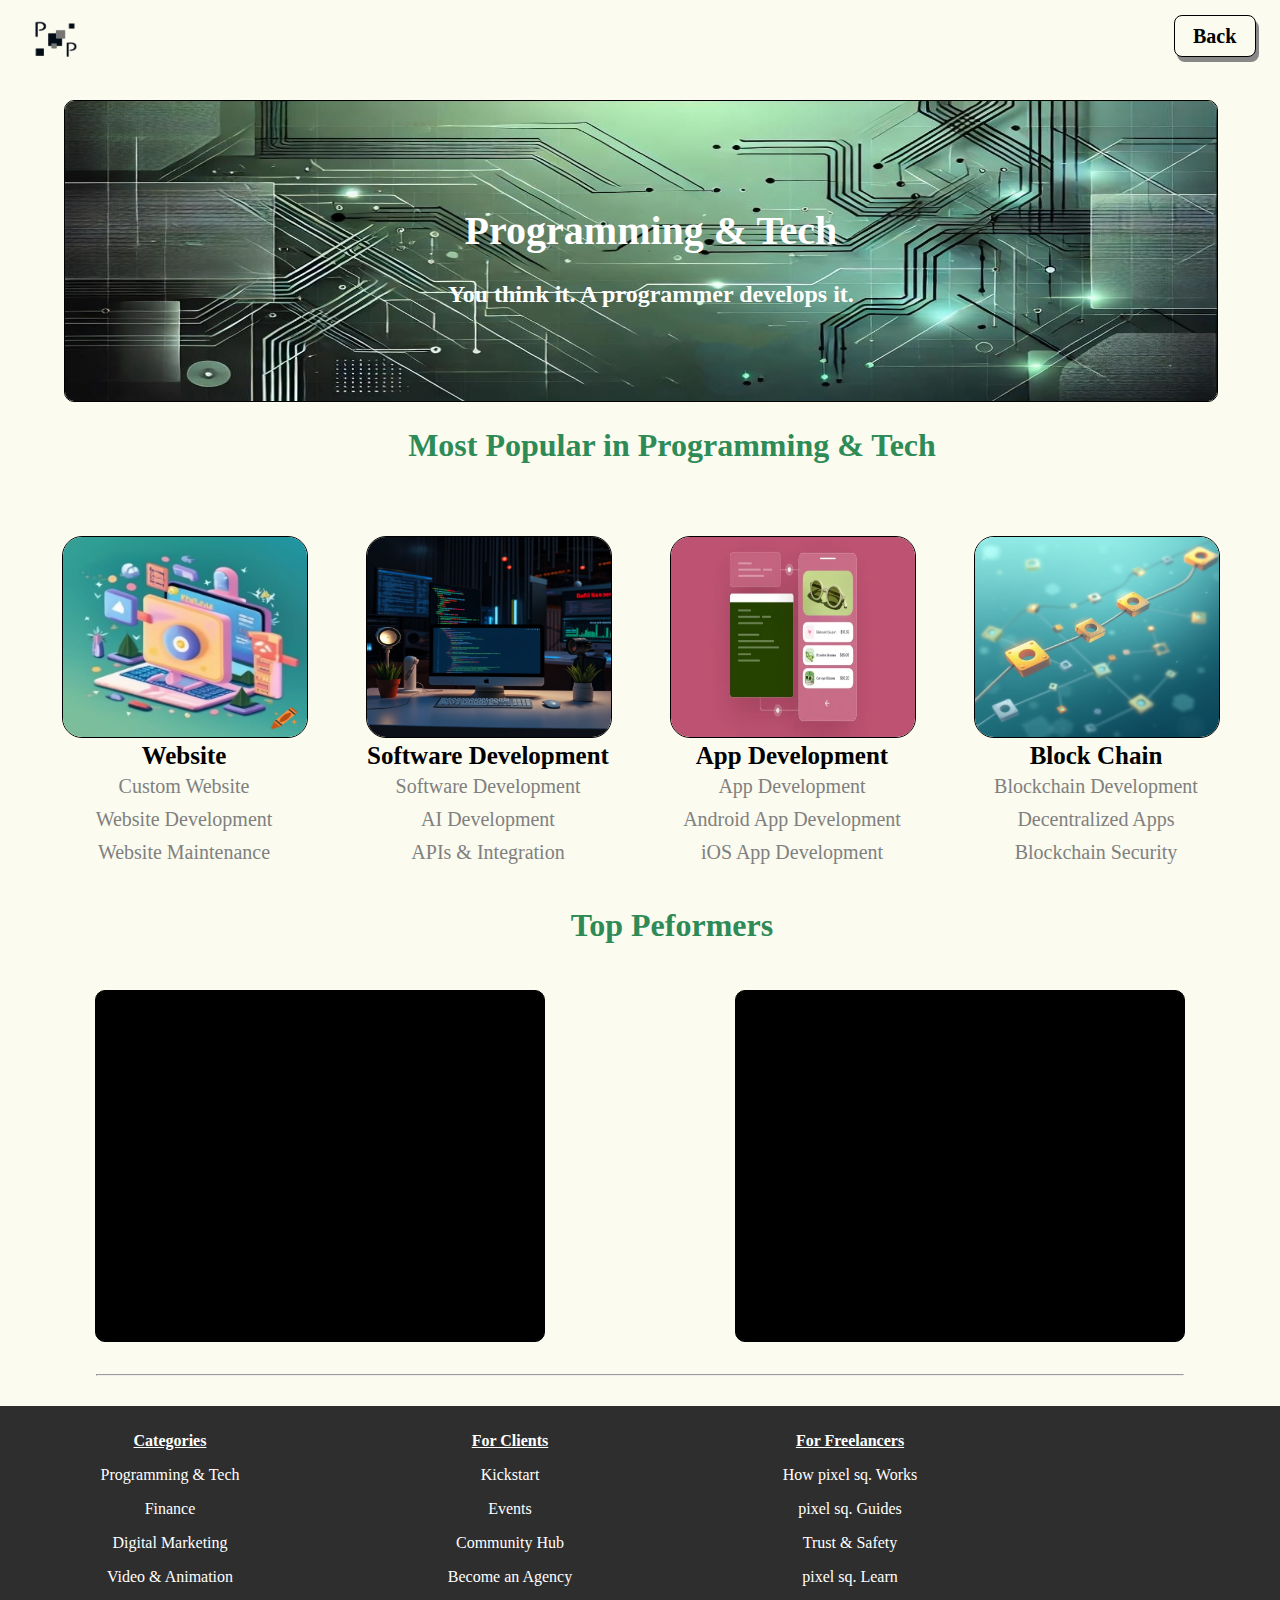
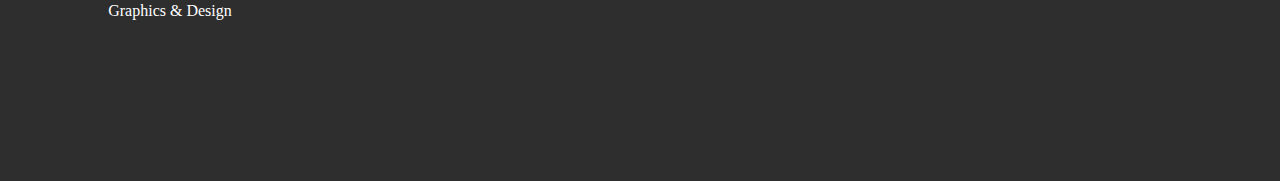
<file: developement/deveopement.html>
<!DOCTYPE html>
<html lang="en">
<head>
    <meta charset="UTF-8">
    <meta name="viewport" content="width=device-width, initial-scale=1.0">
    <title>Programming & Tech</title>
    <link rel="stylesheet" href="Programming & Tech.css">
</head>
<body>
    <!--  -->
    <nav class="logoback">
        <div>
            <img class="logo" src ="logo.png" alt="logo">
        </div>
        <div></div>
        <div class="back">
            <span class="backa">Back</span>
        </div>
    </nav>
    <!--  -->
    <div>
        <img class="search" src="hii.jpeg">
        <div class="searcht">
            <h1 style="font-size:40px;">Programming & Tech</h1>
            <h2>You think it. A programmer develops it.</h2>
        </div>
    </div>
    <!--  -->
    <h1 class="t">Most Popular in Programming & Tech</h1>
    <div class="branch">
        <div class="mbranch1">
            <img class="branch1" src="webdevvv.png">
            <p id="hii">Website</p>
            <p class="hii1">Custom Website</p>
            <p class="hii1">Website Development</p>
            <p class="hii1">Website Maintenance</p>
        </div>
        <div class="mbranch2">
            <img class="branch2" src="softdev.jpeg">
            <p id="hii">Software Development</p>
            <p class="hii1">Software Development</p>
            <p class="hii1">AI Development</p>
            <p class="hii1">APIs & Integration</p>
        </div> 
        <div class="mbranch3">
            <img class="branch3" src="appdev.png">
            <p id="hii">App Development</p>
            <p class="hii1">App Development</p>
            <p class="hii1">Android App Development</p>
            <p class="hii1">iOS App Development</p>
        </div>
        <div class="mbranch4">
            <img class="branch2" src="blockchaindev.jpg">
            <p id="hii">Block Chain</p>
            <p class="hii1">Blockchain Development</p>
            <p class="hii1">Decentralized Apps</p>
            <p class="hii1">Blockchain Security</p>
        </div>
    </div>
    <!--  -->
    <h1 class="t">Top Peformers</h1>
    <div class="star">
        <div class="star1"></div>
        <div class="star2"></div>
    </div>
    <!--  -->
    <div class="line">
        <hr class="li">
    </div>
    <!--  -->
    <footer class="footer">
        <div class="info">
            <div class="f1">
                <p class="p1">Categories</p>
                <p>Programming & Tech</p>
                <p>Finance</p>
                <p>Digital Marketing</p>
                <p>Video & Animation</p>
                <p>Graphics & Design</p>
            </div>
            <div class="f2">
                <p class="p2">For Clients</p>
                <p>Kickstart</p>
                <p>Events</p>
                <p>Community Hub</p>
                <p>Become an Agency</p>
            </div>
            <div class="f3">
                <p class="p3">For Freelancers</p>
                <p>How pixel sq. Works</p>
                <p>pixel sq. Guides</p>
                <p>Trust & Safety</p>
                <p>pixel sq. Learn</p>
            </div>
        </div>
        <div class="socio">
        </div>
    </footer>
</body>
</html>
</file>
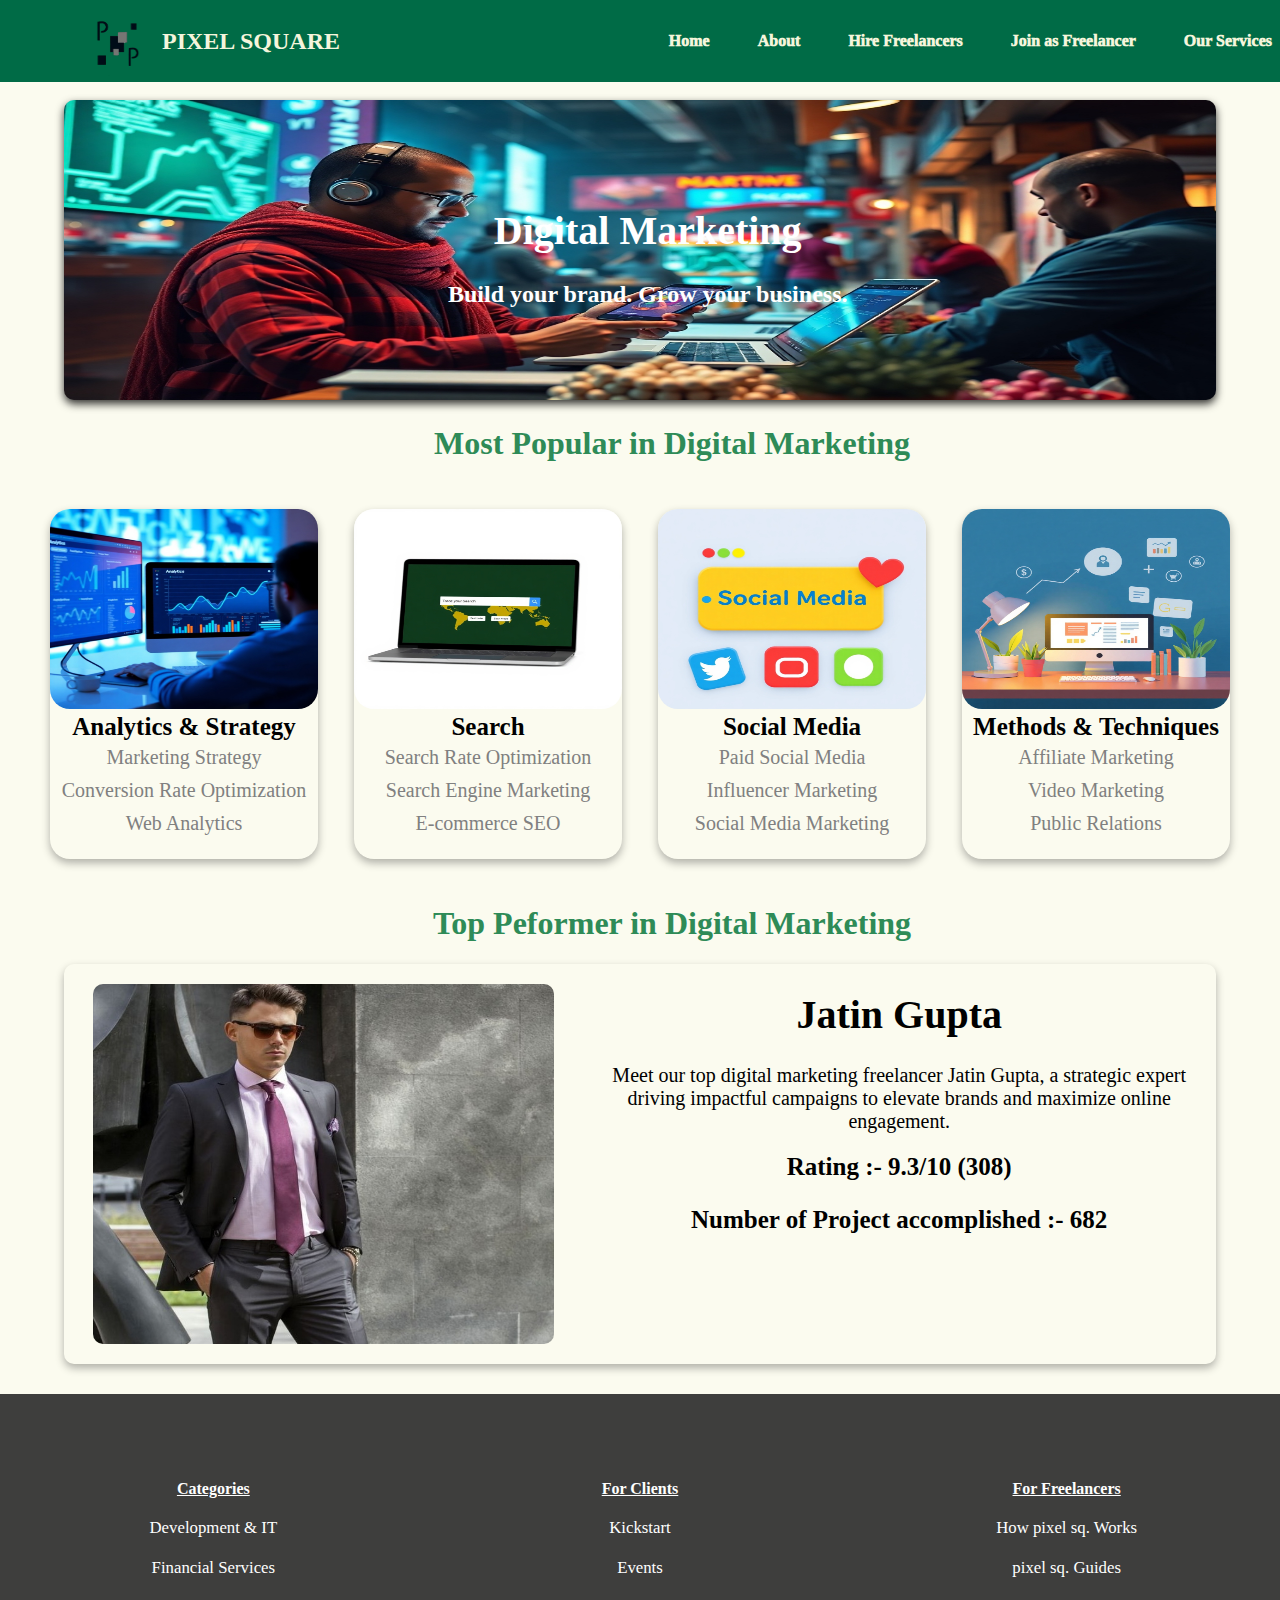
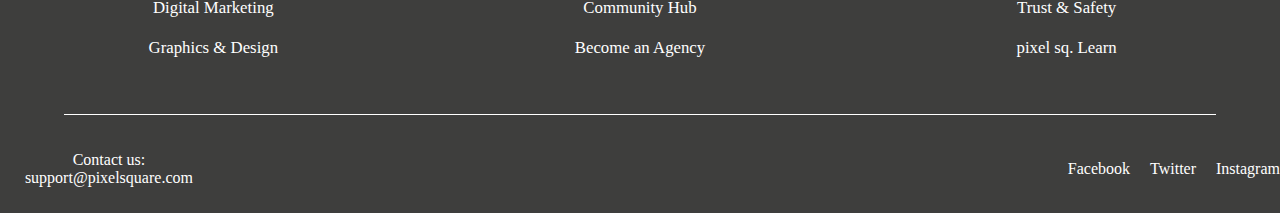
<file: digitalmarketing/digitalmarketing.html>
<!DOCTYPE html>
<html lang="en">
<head>
    <meta charset="UTF-8">
    <meta name="viewport" content="width=device-width, initial-scale=1.0">
    <title>Digital Marketing</title>
    <link rel="stylesheet" href="digitalmarketingstyle.css">
</head>
<body>
    <!--  -->
    <nav class="nav">
        <div class="nav-bar">
          <a class="nav-name" href="../index.html"><img class="nav-img" src="../websitelogo.png">PIXEL SQUARE</a>
          <ul class="nav-links">
            <li><a href="../index.html" class="nav-link">Home</a></li>
            <li><a href="../about.html" class="nav-link">About</a></li>
            <li><a href="../hire.html" class="nav-link">Hire Freelancers</a></li>
            <li><a href="../join.html" class="nav-link">Join as Freelancer</a></li>
            <li class="dropdown">
              <a href="#" class="nav-link">Our Services</a>
              <ul class="dropdown-menu">
                <li><a href="../developement/developement.html" class="dropdown-link">Developement & IT</a></li>
                <li><a href="../graphic-designing/graphic.html" class="dropdown-link">Graphics Designing</a></li>
                <li><a href="#" class="dropdown-link">Digital Marketing</a></li>
                <li><a href="../finance/finance.html" class="dropdown-link">Financial Services</a></li>
              </ul>
            </li>
          </ul>
        </div>
      </nav>
    <!--  -->
    <div>
        <img class="search" src="digitalmarketinghome.png">
        <div class="searcht">
            <h1 style="font-size:40px;">Digital Marketing</h1>
            <h2>Build your brand. Grow your business.</h2>
        </div>
    </div>
    <!--  -->
    <h1 class="t">Most Popular in Digital Marketing</h1>
    <div class="branch">
        <div class="mbranch1">
            <img class="branch1" src="img1.png">
            <div class="divc">
                <p id="hii">Analytics & Strategy</p>
                <p class="hii1">Marketing Strategy</p>
                <p class="hii1">Conversion Rate Optimization</p>
                <p class="hii1">Web Analytics</p>
            </div>
        </div>
        <div class="mbranch2">
            <img class="branch2" src="img2.png">
            <div class="divc">
                <p id="hii">Search</p>
                <p class="hii1">Search Rate Optimization</p>
                <p class="hii1">Search Engine Marketing</p>
                <p class="hii1">E-commerce SEO</p>
            </div>
        </div> 
        <div class="mbranch3">
            <img class="branch3" src="img3.png">
            <div class="divc">
                <p id="hii">Social Media</p>
                <p class="hii1">Paid Social Media</p>
                <p class="hii1">Influencer Marketing</p>
                <p class="hii1">Social Media Marketing</p>
            </div>
        </div>
        <div class="mbranch4">
            <img class="branch2" src="img4.png">
            <div class="divc">
                <p id="hii">Methods & Techniques</p>
                <p class="hii1">Affiliate Marketing</p>
                <p class="hii1">Video Marketing</p>
                <p class="hii1">Public Relations</p>
            </div>
        </div>
    </div>
    <!--  -->
    <h1 class="t">Top Peformer in Digital Marketing</h1>
    <div class="star">
        <img src="../photos/man6.jpeg" class="star1">
        <div class="star2">
            <h1 class="name">Jatin Gupta</h1>
            <p class="para">Meet our top digital marketing freelancer Jatin Gupta, a strategic expert driving impactful campaigns to elevate brands and maximize online engagement.</p>
            <p class="rating">Rating :- 9.3/10 (308)</p>
            <p class="project">Number of Project accomplished :- 682</p>
        </div>
    </div>
    <!--  -->
    <footer class="footer">
        <div class="info">
            <div class="f1">
                <p class="p1">Categories</p>
                <a href="../developement/developement.html" class="klp"><p class="lala op">Development & IT</p></a>
                <a href="../finance/finance.html" class="klp"><p class="lala op">Financial Services</p></a>
                <a href="#" class="klp"><p class="lala op">Digital Marketing</p></a>
                <a href="../graphic-designing/graphic.html" class="klp"><p class="lala op">Graphics & Design</p></a>
            </div>
            <div class="f2">
                <p class="p2">For Clients</p>
                <p class="lala">Kickstart</p>
                <p class="lala">Events</p>
                <p class="lala">Community Hub</p>
                <p class="lala">Become an Agency</p>
            </div>
            <div class="f3">
                <p class="p3">For Freelancers</p>
                <p class="lala">How pixel sq. Works</p>
                <p class="lala">pixel sq. Guides</p>
                <p class="lala">Trust & Safety</p>
                <p class="lala">pixel sq. Learn</p>
            </div>
        </div>
        <div class="line"></div>
        <div class="contactus">
            <p class="email">
                Contact us: <a href="mailto:support@pixelsquare.com" class="emaillink">support@pixelsquare.com</a>
            </p>
            <div class="sicons">
                <a href="https://www.facebook.com" class="slink">Facebook</a>
                <a href="https://www.twitter.com" class="slink">Twitter</a>
                <a href="https://www.instagram.com" class="slink">Instagram</a>
            </div>
        </div>
    </footer>
</body>
</html>
</file>
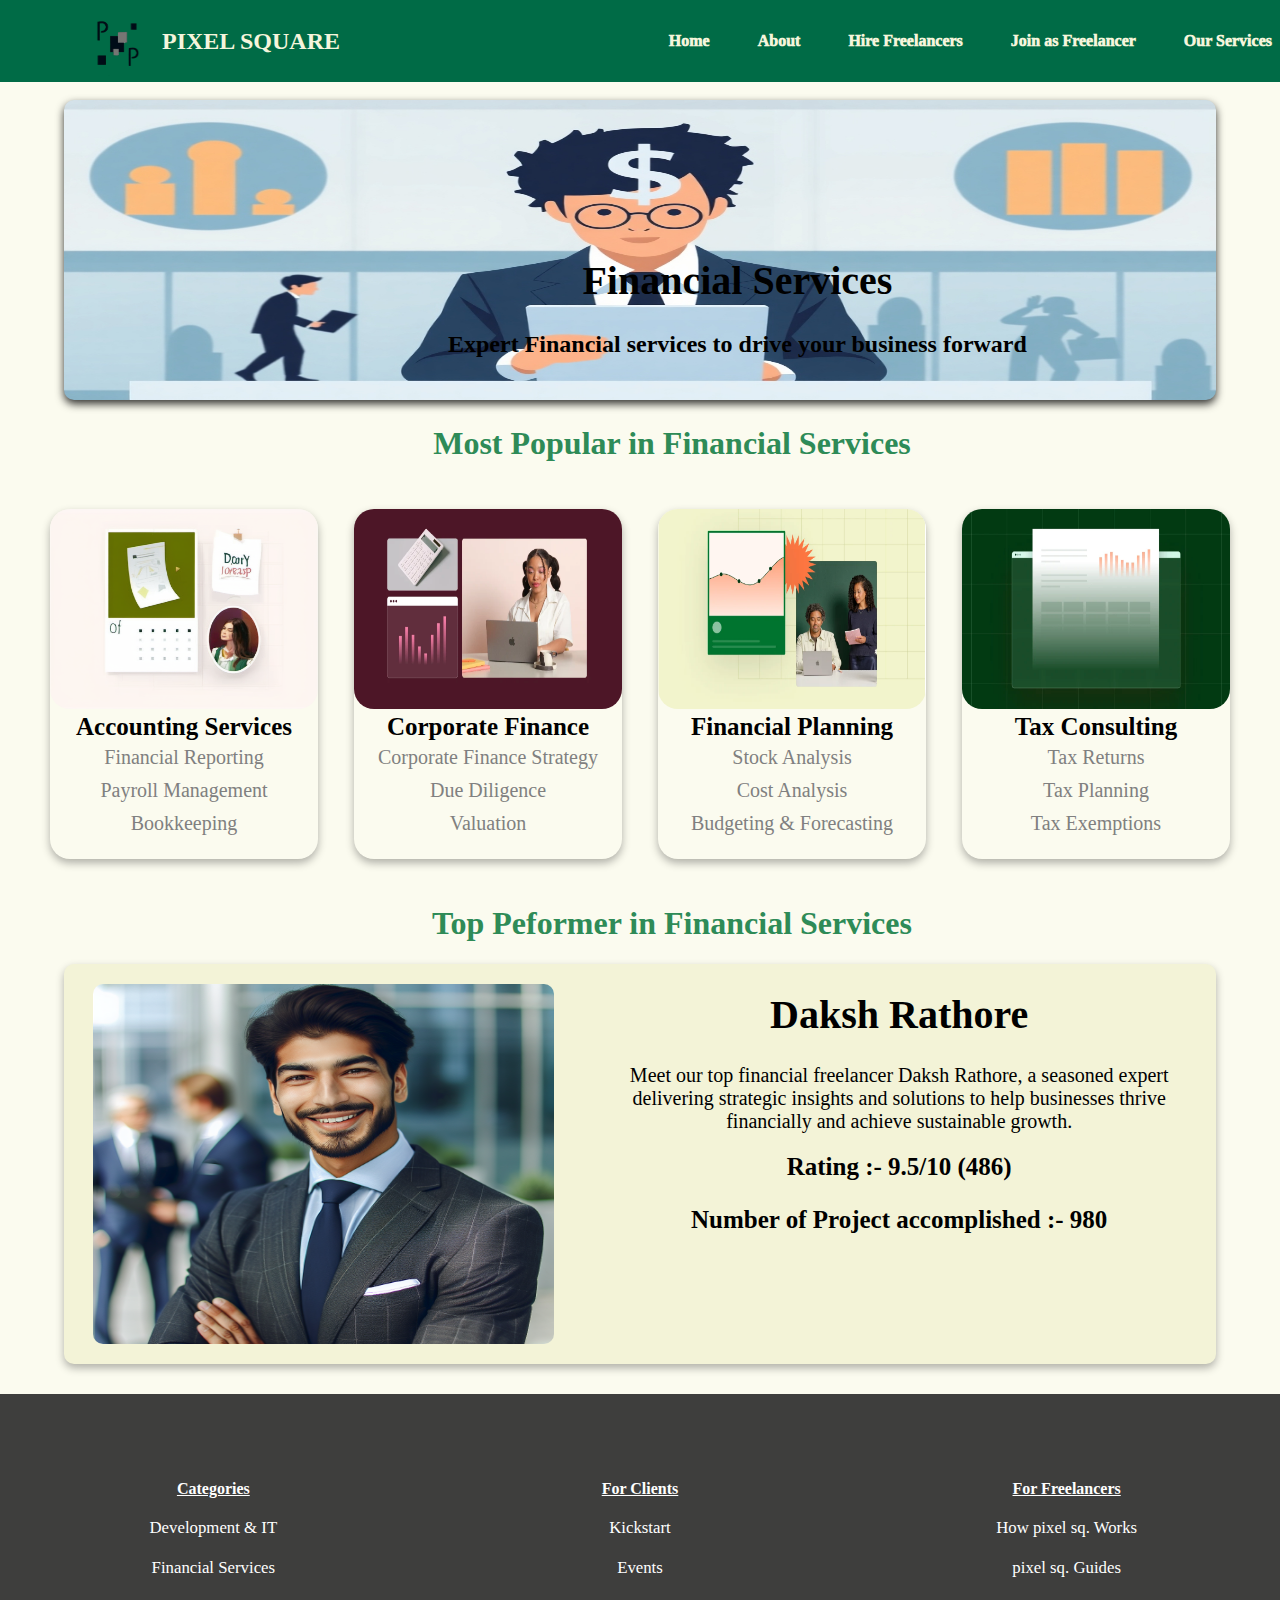
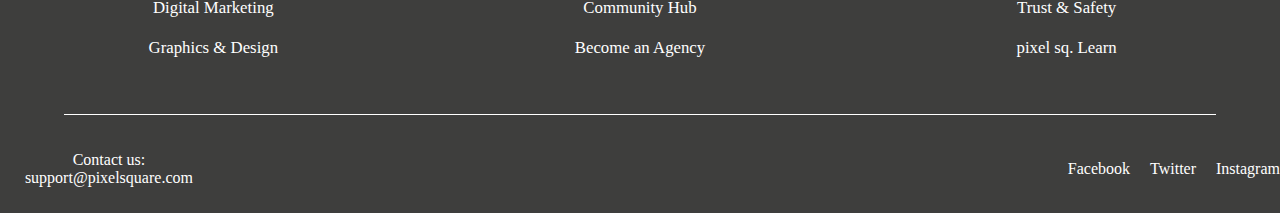
<file: finance/finance.html>
<!DOCTYPE html>
<html lang="en">
<head>
    <meta charset="UTF-8">
    <meta name="viewport" content="width=device-width, initial-scale=1.0">
    <title>Financial Services</title>
    <link rel="stylesheet" href="financestyle.css">
</head>
<body>
    <!--  -->
    <nav class="nav">
        <div class="nav-bar">
          <a class="nav-name" href="../index.html"><img class="nav-img" src="../websitelogo.png">PIXEL SQUARE</a>
          <ul class="nav-links">
            <li><a href="../index.html"  class="nav-link">Home</a></li>
            <li><a href="../about.html"  class="nav-link">About</a></li>
            <li><a href="../hire.html"  class="nav-link">Hire Freelancers</a></li>
            <li><a href="../join.html" class="nav-link">Join as Freelancer</a></li>
            <li class="dropdown">
              <a href="#" class="nav-link">Our Services</a>
              <ul class="dropdown-menu">
                <li><a href="../developement/developement.html"  class="dropdown-link">Development & IT</a></li>
                <li><a href="../graphic-designing/graphic.html" class="dropdown-link">Graphics Designing</a></li>
                <li><a href="../digitalmarketing/digitalmarketing.html " class="dropdown-link">Digital Marketing</a></li>
                <li><a href="../finance/finance.html" class="dropdown-link">Financial Services</a></li>
              </ul>
            </li>
          </ul>
        </div>
      </nav>
    <!--  -->
    <div>
        <img class="search" src="financehome.png">
        <div class="searcht">
            <h1 style="font-size:40px;">Financial Services</h1>
            <h2>Expert Financial services to drive your business forward</h2>
        </div>
    </div>
    <!--  -->
    <h1 class="t">Most Popular in Financial Services</h1>
    <div class="branch">
        <div class="mbranch1">
            <img class="branch1" src="Accounting Services.png">
            <div class="divc">
                <p id="hii">Accounting Services</p>
                <p class="hii1">Financial Reporting</p>
                <p class="hii1">Payroll Management</p>
                <p class="hii1">Bookkeeping</p>
            </div>
        </div>
        <div class="mbranch2">
            <img class="branch2" src="Corporate Finance.png">
            <div class="divc">
                <p id="hii">Corporate Finance</p>
                <p class="hii1">Corporate Finance Strategy</p>
                <p class="hii1">Due Diligence</p>
                <p class="hii1">Valuation</p>
            </div>
        </div> 
        <div class="mbranch3">
            <img class="branch3" src="Financial Planning .png">
            <div class="divc">
                <p id="hii">Financial Planning</p>
                <p class="hii1">Stock Analysis</p>
                <p class="hii1">Cost Analysis</p>
                <p class="hii1">Budgeting & Forecasting</p>
            </div>
        </div>
        <div class="mbranch4">
            <img class="branch2" src="Tax Consulting.png">
            <div class="divc">
                <p id="hii">Tax Consulting</p>
                <p class="hii1">Tax Returns</p>
                <p class="hii1">Tax Planning</p>
                <p class="hii1">Tax Exemptions</p>
            </div>
        </div>
    </div>
    <!--  -->
    <h1 class="t">Top Peformer in Financial Services</h1>
    <div class="star">
        <img src="../photos/man4.png" class="star1">
        <div class="star2">
            <h1 class="name"> Daksh Rathore</h1>
            <p class="para">Meet our top financial freelancer Daksh Rathore, a seasoned expert delivering strategic insights and solutions to help businesses thrive financially and achieve sustainable growth.</p>
            <p class="rating">Rating :- 9.5/10 (486)</p>
            <p class="project">Number of Project accomplished :- 980</p>
        </div>
    </div>
    <!--  -->
    <footer class="footer">
        <div class="info">
            <div class="f1">
                <p class="p1">Categories</p>
                <a href="../developement/developement.html"  class="klp"><p class="lala op">Development & IT</p></a>
                <a href="#" class="klp"><p class="lala op">Financial Services</p></a>
                <a href="../digitalmarketing/digitalmarketing.html"   class="klp"><p class="lala op">Digital Marketing</p></a>
                <a href="../graphic-designing/graphic.html"  class="klp"><p class="lala op">Graphics & Design</p></a>
            </div>
            <div class="f2">
                <p class="p2">For Clients</p>
                <p class="lala">Kickstart</p>
                <p class="lala">Events</p>
                <p class="lala">Community Hub</p>
                <p class="lala">Become an Agency</p>
            </div>
            <div class="f3">
                <p class="p3">For Freelancers</p>
                <p class="lala">How pixel sq. Works</p>
                <p class="lala">pixel sq. Guides</p>
                <p class="lala">Trust & Safety</p>
                <p class="lala">pixel sq. Learn</p>
            </div>
        </div>
        <div class="line"></div>
        <div class="contactus">
            <p class="email">
                Contact us: <a href="mailto:support@pixelsquare.com" class="emaillink">support@pixelsquare.com</a>
            </p>
            <div class="sicons">
                <a href="https://www.facebook.com"  class="slink">Facebook</a>
                <a href="https://www.twitter.com"  class="slink">Twitter</a>
                <a href="https://www.instagram.com"  class="slink">Instagram</a>
            </div>
        </div>
    </footer>
</body>
</html>
</file>
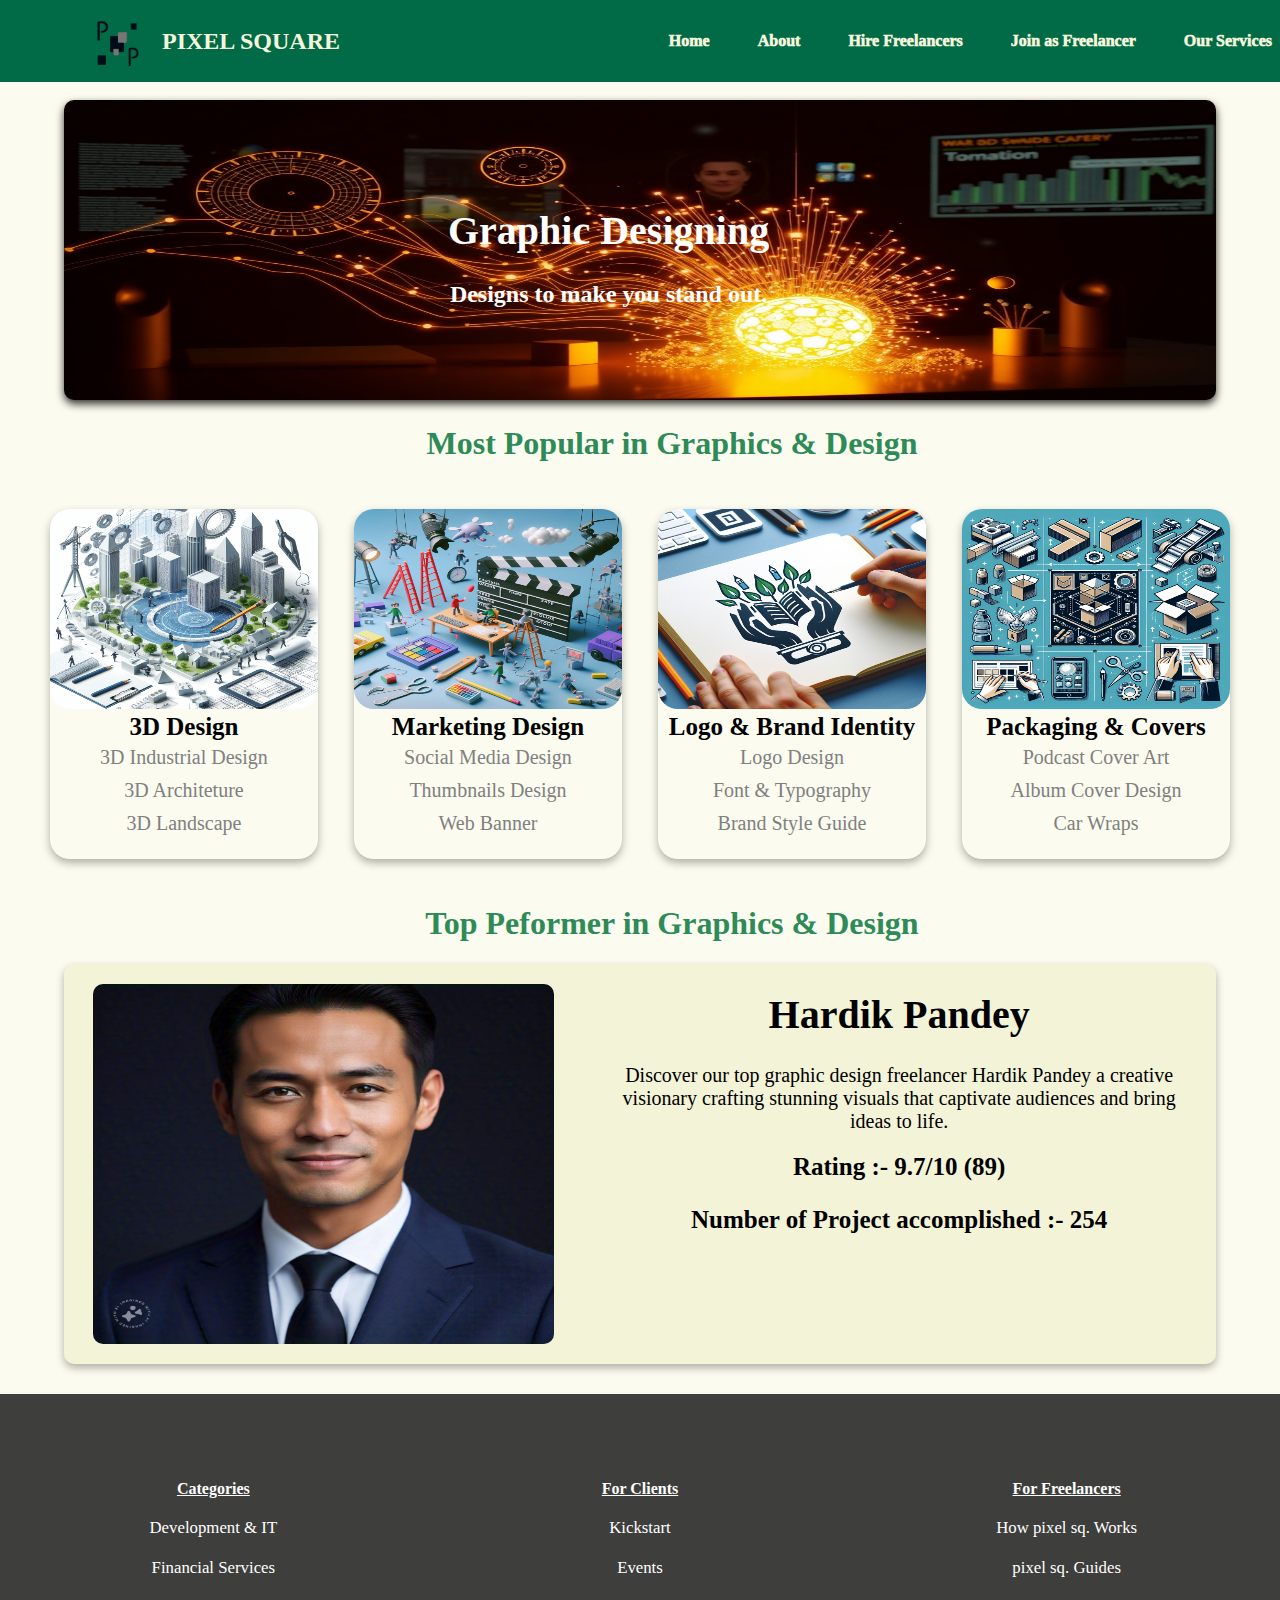
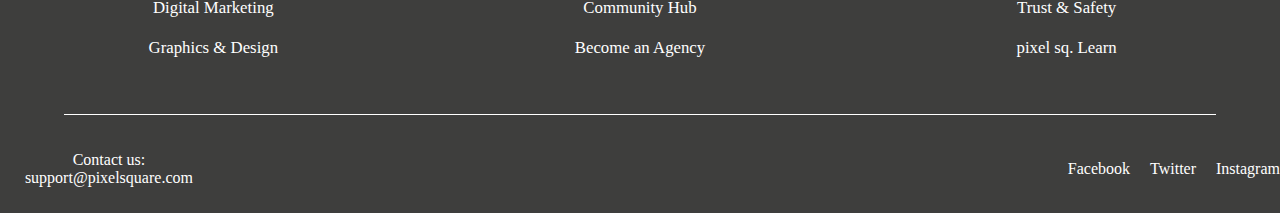
<file: graphic-designing/graphic.html>
<!DOCTYPE html>
<html lang="en">
<head>
    <meta charset="UTF-8">
    <meta name="viewport" content="width=device-width, initial-scale=1.0">
    <title>Graphics & Design</title>
    <link rel="stylesheet" href="graphic.css">
</head>
<body>
    <!--  -->
    <nav class="nav">
        <div class="nav-bar">
          <a class="nav-name" href="../index.html"><img class="nav-img" src="../websitelogo.png">PIXEL SQUARE</a>
          <ul class="nav-links">
            <li><a href="../index.html" class="nav-link">Home</a></li>
            <li><a href="../about.html" class="nav-link">About</a></li>
            <li><a href="../hire.html" class="nav-link">Hire Freelancers</a></li>
            <li><a href="../join.html" class="nav-link">Join as Freelancer</a></li>
            <li class="dropdown">
              <a href="#" class="nav-link">Our Services</a>
              <ul class="dropdown-menu">
                <li><a href="../developement/developement.html" class="dropdown-link">Development & IT</a></li>
                <li><a href="../graphic-designing/graphic.html" class="dropdown-link">Graphics Designing</a></li>
                <li><a href="../digitalmarketing/digitalmarketing.html " class="dropdown-link">Digital Marketing</a></li>
                <li><a href="../finance/finance.html"  class="dropdown-link">Financial Services</a></li>
              </ul>
            </li>
          </ul>
        </div>
      </nav>
    <!--  -->
    <div>
        <img class="search" src="graphichome.png">
        <div class="searcht">
            <h1 style="font-size:40px;">Graphic Designing</h1>
            <h2>Designs to make you stand out.</h2>
        </div>
    </div>
    <!--  -->
    <h1 class="t">Most Popular in Graphics & Design</h1>
    <div class="branch">
        <div class="mbranch1">
            <img class="branch1" src="3d-designing.png">
            <div class="divc">
                <p id="hii">3D Design</p>
                <p class="hii1">3D Industrial Design</p>
                <p class="hii1">3D Architeture</p>
                <p class="hii1">3D Landscape</p>
            </div>
        </div>
        <div class="mbranch2">
            <img class="branch2" src="marketing.png">
            <div class="divc">
                <p id="hii">Marketing Design</p>
                <p class="hii1">Social Media Design</p>
                <p class="hii1">Thumbnails Design</p>
                <p class="hii1">Web Banner</p>
            </div>
        </div> 
        <div class="mbranch3">
            <img class="branch3" src="logo copy.png">
            <div class="divc">
                <p id="hii">Logo & Brand Identity</p>
                <p class="hii1">Logo Design</p>
                <p class="hii1">Font & Typography</p>
                <p class="hii1">Brand Style Guide</p>
            </div>
        </div>
        <div class="mbranch4">
            <img class="branch2" src="packagedesigning.png">
            <div class="divc">
                <p id="hii">Packaging & Covers</p>
                <p class="hii1">Podcast Cover Art</p>
                <p class="hii1">Album Cover Design</p>
                <p class="hii1">Car Wraps</p>
            </div>
        </div>
    </div>
    <!--  -->
    <h1 class="t">Top Peformer in Graphics & Design</h1>
    <div class="star">
        <img src="../photos/man2.jpeg" class="star1">
        <div class="star2">
            <h1 class="name">Hardik Pandey</h1>
            <p class="para">Discover our top graphic design freelancer Hardik Pandey a creative visionary crafting stunning visuals that captivate audiences and bring ideas to life.</p>
            <p class="rating">Rating :- 9.7/10 (89)</p>
            <p class="project">Number of Project accomplished :- 254</p>
        </div>
    </div>
    <!--  -->
    <footer class="footer">
        <div class="info">
            <div class="f1">
                <p class="p1">Categories</p>
                <a href="../developement/developement.html" class="klp"><p class="lala op">Development & IT</p></a>
                <a href="../finance/finance.html" class="klp"><p class="lala op">Financial Services</p></a>
                <a href="../digitalmarketing/digitalmarketing.html" class="klp"><p class="lala op">Digital Marketing</p></a>
                <a href="#" class="klp"><p class="lala op">Graphics & Design</p></a>
            </div>
            <div class="f2">
                <p class="p2">For Clients</p>
                <p class="lala">Kickstart</p>
                <p class="lala">Events</p>
                <p class="lala">Community Hub</p>
                <p class="lala">Become an Agency</p>
            </div>
            <div class="f3">
                <p class="p3">For Freelancers</p>
                <p class="lala">How pixel sq. Works</p>
                <p class="lala">pixel sq. Guides</p>
                <p class="lala">Trust & Safety</p>
                <p class="lala">pixel sq. Learn</p>
            </div>
        </div>
        <div class="line"></div>
        <div class="contactus">
            <p class="email">
                Contact us: <a href="mailto:support@pixelsquare.com" class="emaillink">support@pixelsquare.com</a>
            </p>
            <div class="sicons">
                <a href="https://www.facebook.com"  class="slink">Facebook</a>
                <a href="https://www.twitter.com" class="slink">Twitter</a>
                <a href="https://www.instagram.com" class="slink">Instagram</a>
            </div>
        </div>
    </footer>
</body>
</html>
</file>
<file: style.css>
*{
  margin: 0;
  padding: 0;
  box-sizing: border-box;
}
body{
  font-family: 'Inter',sans-serif;
  line-height: 1.6;
  color: #2e8b57;
  background-color:  #f5f5dc;
}
.nav {
  background:#006B46;
  padding: 1rem 2rem;
  position: fixed;
  width: 100%;
  top: 0;
  z-index: 1000;
}
.nav-bar {
  max-width: 1200px;
  margin: 0 auto;
  display: flex;
  justify-content: space-between;
  align-items: center;
  height:50px;
}
.nav-name{
  display: flex;
  align-items: center;
  color: #f5f5dc;
  text-decoration: none;
  font-size: 1.5rem;
  font-weight: bold;
}
.nav-links {
  display: flex;
  gap: 3rem;
  list-style: none;
}
.nav-link {
  color: #f5f5dc;
  text-decoration:none;
  font-weight: 1000;
  transition: color 0.3s ease;
}
.nav-link:hover {
  color:#ff6337;
}
.nav-img{
  width:90px;
  height:90px;
  margin-top:20px;
}
.nav-links .dropdown {
  position: relative;
}
.nav-links .dropdown-menu {
  display: none;
  position: absolute;
  top: 100%;
  left: 0;
  background-color: #006B46 ;
  list-style: none;
  padding: 0.5rem 0;
  border-radius: 5px;
  box-shadow: 0px 4px 6px rgba(0, 0, 0, 0.1);
  z-index: 1000;
}
.nav-links .dropdown-menu li {
  margin: 0;
}
.nav-links .dropdown-menu .dropdown-link {
  color: #f5f5dc;
  text-decoration: none;
  padding: 0.5rem 1rem;
  display: block;
  transition: background-color 0.3s ease;
}
.nav-links .dropdown-menu .dropdown-link:hover {
  background-color: #f5f5dc;
  color: #1a472a;
}
.nav-links .dropdown:hover .dropdown-menu {
  display: block;
}
.main {
  min-height: 90vh;
  display: flex;
  align-items: center;
  justify-content: center;
  text-align: center;
  background-color: #f5f5dc;
  color: #1a472a;
  padding: 6rem 2rem 4rem;
  position: relative;
  overflow: hidden;
}
.main-content {
  max-width: 800px;
  animation: fadeIn 1s ease-out;
}
.main-image {
  width: 400px;
  height: 300px;
  object-fit: cover;
  border-radius: 20px;
  margin-bottom: 2rem;
  box-shadow: 0 20px 40px rgba(0, 0, 0, 0.3);
  /* animation: float 6s infinite ease-in-out; */
}
.title {
  font-size: 3rem;
  margin-bottom: 1.5rem;
  animation: slideInLeft 1s ease-out;
  
}

.btn {
  display: inline-block;
  padding: 18px 36px;
  font-size: 1.2rem;
  font-weight: 600;
  text-decoration: none;
  color: #f5f5dc;
  /* background-color:#d66f0f; */
  background-image: linear-gradient(to right, #f83600 0%, #f9d423 100%);  
  border-radius: 50px;
  cursor: pointer;
  transition: all 0.3s ease;
  position: relative;
  overflow: hidden;
  animation: fadeIn 1s ease-out 0.5s backwards;
}
.btn:hover {
  transform: translateY(-9px) scale(1.05);
  box-shadow: 0 8px 20px red;  
}
.btn::after {
  content: '';
  position: absolute;
  top: 0;
  left: -100%;
  width: 100%;
  height: 100%;
}

.stats {
  display: grid;
  grid-template-columns: repeat(3, 1fr);
  gap: 2rem;
  padding: 4rem 2rem;
  max-width: 1200px;
  margin: 0 auto;
}

.statitems {
  background:  #006B46;
  color: #f5f5dc;
  padding: 2.5rem 2rem;
  border-radius: 20px;
  text-align: center;
  transition: transform 0.3s ease;
  animation: fadeInUp 0.6s ease-out;
  height:200px;
}

.statitems:hover {
  transform: translateY(-10px);
}

.statnumbers {
  font-size: 3rem;
  font-weight: bold;
  margin-bottom: 1rem;
}

.statlabels {
  font-size: 1.2rem;
  color:  #f5f5dc;
}

.services {
  display: grid;
  grid-template-columns: repeat(4, 1fr);
  gap: 2rem;
  padding: 4rem 2rem;
  max-width: 1200px;
  margin: 0 ;
}
.sitem {
  background:  #006B46;
  color: #f5f5dc;
  padding: 2.5rem 2rem;
  border-radius: 20px;
  text-align: center;
  transition: transform 0.3s ease;
  animation: fadeInUp 0.6s ease-out;
  width:335px;
  height:300px;
}
.atag{
  text-decoration: underline;
  color: #d4d43d;
}
.sitem:hover {
  transform: translateY(-10px);
}
.serservice{
  font-size: 1.6rem;
  font-weight: bold;
  margin-bottom: 1rem;
}
.sas{
  font-size: 1.2rem;
  color:  #f5f5dc;
}
.footer {
  display: flex;
  flex-direction: column;
  align-items: center;
  margin-top: 30px;
  width: 100%;
  background-color: #2e2e2eeb;
  padding-bottom: 20px;
  color: white;
}

.info {
  display: flex;
  justify-content: space-around;
  width: 100%;
  padding: 20px 0;
}

.f1, .f2, .f3 {
  padding: 10px;
  gap: 10px;
  width: 25%;
  height: 225px;
  background-color: transparent;
}

.p1, .p2, .p3 {
  text-align: center;
  font-weight: bolder;
  color: white;
  text-decoration: underline;
}

.lala {
  text-align: center;
  font-size: 1.05em;
  color: white;
  margin-top: 10px;
}
.op:hover{
  text-decoration: underline;
}

.liness{
  width: 90%;
  height: 1px;
  background-color: white;
  margin: auto;
}

.contactus {
  display: flex;              
  justify-content: center;     
  align-items: center;         
  gap: 30px;                   
  margin-top: 20px;
  text-align: center;
}


.email {
  font-size: 1em;
}

.emaillink {
  color: white;
  text-decoration: none;
}

.emaillink:hover {
  text-decoration: underline;
}

.sicons {
  display: flex;
  gap: 20px;
  margin-left: 820px;
}

.slink {
  color: white;
  text-decoration: none;
}

.slink:hover {
  text-decoration: underline;
}
.klp{
  color:white;
  text-decoration: none;
}

@keyframes float {
  0%, 100% { transform: translateY(0); }
  50% { transform: translateY(-20px); }
}

@keyframes fadeIn {
  from { opacity: 0; }
  to { opacity: 1; }
}

@keyframes slideInLeft {
  from { transform: translateX(-100px); opacity: 0; }
  to { transform: translateX(0); opacity: 1; }
}

@keyframes slideInRight {
  from { transform: translateX(100px); opacity: 0; }
  to { transform: translateX(0); opacity: 1; }
}

@keyframes fadeInUp {
  from { 
      opacity: 0;
      transform: translateY(30px);
  }
  to {
      opacity: 1;
      transform: translateY(0);
  }
}

@media (max-width: 768px) {
  .hero-image {
      width: 300px;
      height: 225px;
  }
  
  .title {
      font-size: 2.5rem;
  }
  
  .subtitle {
      font-size: 1.2rem;
  }
  
  .stats {
      grid-template-columns: 1fr;
      gap: 1.5rem;
  }
  
  .nav-links {
      display: none;
  }
}
</file>
<file: joinpage/styles.css>
*{
    margin: 0;
    padding: 0;
    box-sizing: border-box;
}
body{
    font-family: Arial, sans-serif;
    background-color: #f5f5dc; 
    overflow: hidden;
    height: 100vh;
    display: flex;
    justify-content: center;
    align-items: center;
}
.background{
    position: absolute;
    width: 100%;
    height: 100%;
    overflow: hidden;
    z-index: -1;
}
.words span{
    position: absolute;
    font-weight: bold;
    opacity: 0.2;
    color: #2e8b57; /* Sea green */
    animation: floatWords 10s infinite;
}
.words span:nth-child(1){
    top: 10%; left: 20%; font-size: 2.5rem; animation-delay: 0s;
}
.words span:nth-child(2){
    top: 20%; left: 40%; font-size: 2rem; animation-delay: 1s;
}
.words span:nth-child(3){
    top: 15%; left: 60%; font-size: 3rem; animation-delay: 2s;
}
.words span:nth-child(4){
    top: 40%; left: 10%; font-size: 1.5rem; animation-delay: 3s;
}
.words span:nth-child(5){
    top: 50%; left: 70%; font-size: 2rem; animation-delay: 4s;
}
.words span:nth-child(6){
    top: 70%; left: 30%; font-size: 2.5rem; animation-delay: 5s;
}
.words span:nth-child(7){
    top: 60%; left: 50%; font-size: 1.8rem; animation-delay: 6s;
}
.words span:nth-child(8){
    top: 80%; left: 15%; font-size: 2.2rem; animation-delay: 7s;
}
.words span:nth-child(9){
    top: 75%; left: 75%; font-size: 2rem; animation-delay: 8s;
}
.words span:nth-child(10){
    top: 20%; left: 80%; font-size: 1.5rem; animation-delay: 9s;
}
@keyframes floatWords{
0%{
      transform: translateY(0) scale(1);
      opacity: 0.2;
}
50%{
      transform: translateY(-20px) scale(1.1);
      opacity: 0.5;
}
100%{
      transform: translateY(0) scale(1);
      opacity: 0.2;
}
}
.mainform{
    position: relative;
    width: 100%;
    max-width: 400px;
    background-color: white;
    color: #2e8b57; /* Sea green text */
    padding: 20px;
    border-radius: 10px;
    box-shadow: 0 4px 8px rgba(0, 0, 0, 0.2);
    text-align: center;
    z-index: 2;
}
h1{
    margin-bottom: 20px;
    color: #2e8b57;
}
  
.freelancer .form{
    margin-bottom: 15px;
    text-align: left;
}
  
.freelancer label{
    display: block;
    font-weight: bold;
    margin-bottom: 5px;
}
  
.freelancer input,
.freelancer textarea{
    width: 100%;
    padding: 10px;
    border: 1px solid #ccc;
    border-radius: 5px;
    font-size: 14px;
}
  
textarea{
    resize: vertical;
}
  
button.submit-btn{
    background-color: #2e8b57;
    color: white;
    padding: 10px 20px;
    border: none;
    border-radius: 5px;
    cursor: pointer;
    font-size: 16px;
    transition: background-color 0.3s ease;
}
  
button.submit-btn:hover{
    background-color: #276648;
}
.mainform[style*="display: none"]{
    display: block;
    animation: fadeOut 0.5s forwards;
}
  
@keyframes fadeOut{
    0%{
      opacity: 1;
      transform: scale(1);
    }
    100% {
      opacity: 0;
      transform: scale(0.9);
    }
}
</file>
<file: aboutstyle.css>
.container{
  display:grid;
  grid-template-columns: 1fr;
  margin-top:90px;
}
body{
  margin: 0px;
  padding:0;
  background-color: #fbfbef;
}
.nav {
  background:#006B46;
  padding: 1rem 2rem;
  position: fixed;
  width: 100%;
  top: 0;
  z-index: 1000;
}
.nav-bar {
  max-width: 1200px;
  margin: 0 auto;
  display: flex;
  justify-content: space-between;
  align-items: center;
  height:50px;
}
.nav-name{
  display: flex;
  align-items: center;
  color: #f5f5dc;
  text-decoration: none;
  font-size: 1.5rem;
  font-weight: bold;
}
.nav-links {
  display: flex;
  gap: 3rem;
  list-style: none;
}
.nav-link {
  color: #f5f5dc;
  text-decoration:none;
  font-weight: 1000;
  transition: color 0.3s ease;
}
.nav-link:hover {
  color:#ff6337;
}
.nav-img{
  width:90px;
  height:90px;
  margin-top:20px;
}
.nav-links .dropdown {
  position: relative;
}
.nav-links .dropdown-menu {
  display: none;
  position: absolute;
  top: 100%;
  left: 0;
  background-color: #006B46 ;
  list-style: none;
  padding: 0.5rem 0;
  border-radius: 5px;
  box-shadow: 0px 4px 6px rgba(0, 0, 0, 0.1);
  z-index: 1000;
}
.nav-links .dropdown-menu li {
  margin: 0;
}
.nav-links .dropdown-menu .dropdown-link {
  color: #f5f5dc;
  text-decoration: none;
  padding: 0.5rem 1rem;
  display: block;
  transition: background-color 0.3s ease;
}
.nav-links .dropdown-menu .dropdown-link:hover {
  background-color: #f5f5dc;
  color: #1a472a;
}
.nav-links .dropdown:hover .dropdown-menu {
  display: block;
}
.img{
  margin: 0;
  width:90px;
    height:75px;
}
.tagline{
  text-align: center;
  font-weight: bolder;
  margin-bottom: 10px;
  }
.mission{
  text-align: center;
  color:#008B8B;
}
.statementtt{
  text-align: center;
  margin: 10px auto;
  line-height: 1.8;
  font-size:20px;
  width:1200px;
}
.ohead{
  text-align: center;
  font-weight: bolder;
  font-size:30px;
}
.founders{
  padding: 50px;
  text-align: center;
  background-color: #fbfbef;
}
.titlefounder{
  font-size: 32px;
  color: #2e8b57; 
  margin-bottom: 40px;
}
.foundercontainer {
  display: flex;
  justify-content: space-around;
  gap: 30px;


}

.foundcard {
  background-color: #fbfbef;
  padding: 20px;
  width: 250px;
  text-align: center;
  border-radius: 10px;
  transition: transform 0.3s ease, box-shadow 0.3s ease;
  cursor: pointer;
}


.foundcard:hover {

  transform: scale(1.05); 
  box-shadow: 0 6px 8px rgba(0, 0, 0, 0.1);
}
.photo  {
  width: 150px;
  height: 150px;
  border-radius: 50%;
  object-fit: cover;
  margin-bottom: 20px;
}
.nameee {
  font-size: 24px;
  color: #333;
  margin-bottom: 10px;
}
.biodata {
  font-size: 16px;
  color: #555;
  line-height: 1.5;
  padding: 0 10px;
}
@media screen and (max-width: 768px) {

  .foundercontainer {
      flex-direction: column;
      align-items: center;
      gap: 20px;
  }

  .foundcard {
      width: 80%;
      margin-bottom: 20px;
  }

  .photo {
      width: 120px;
      height: 120px;
  }
}

.values{
  background-color: #fbfbef;
  padding: 50px 20px;
  text-align: center;
}
.valtitle {
  font-size: 32px;
  color: #2e8b57;
  margin-bottom: 40px;
}
.line{
  position: relative;
  margin: 20px auto;
  max-width: 900px;
  padding: 0 20px;
}
.line::after {
  content:'';
  position:absolute;
  width:4px;
  background-color: #2e8b57;
  top:0;
  bottom: 0;
  left:50%;
  margin-left:-2px;
}
.valusss {
  display: flex;
  flex-wrap: wrap;
  align-items: center;
  margin: 20px 0;
  position: relative;
  text-align: left;
}
.valusss:nth-child(odd) {
  flex-direction: row-reverse;
}
.valusss .textt,.valusss .images {
  flex: 1 1 45%;
  padding: 10px;
}

.valusss .textt {
  order: 1;
}
.valusss .images {
  text-align: center;
  order: 2;
}

.valusss img{
  width: 100%;
  max-width: 300px;
  height: auto;
  border-radius: 8px;
  box-shadow: 0 4px 6px rgba(0, 0, 0, 0.1);
}
.textt h3{
  font-size: 24px;
  color: #2e8b57;
  margin-bottom: 10px;
}
.textt p{
  font-size: 16px;
  color: #333;
  line-height: 1.6;
}
@media screen and (max-width: 768px) {
  .timeline::after {
      left: 10px;
  }

  .valusss {
      flex-direction: column;
  }

  .valusss .textt,
  .valusss .images {
      text-align: center;
      flex: none;
  }
}


.testimony{
  background-color: #fbfbef;
  padding: 50px 20px;
  text-align:center;
}
.headinggs{
  font-size: 2.5rem;
  color: #2e8b57;
  margin-bottom:40px;
}
.subheadinggs{
  font-size: 1.8rem;
  color: #008B8B;
  margin-top: 40px;
  margin-bottom: 20px;
  font-weight: bold;
}
.tcontainers{
  display:flex;
  flex-wrap:wrap;
  gap: 20px;
  justify-content:center;
}

.tcards{
  display: flex;
  align-items: center;
  gap: 20px;
  background-color: #fbfbef;
  border-radius: 10px;
  box-shadow: 0 4px 8px rgba(0, 0, 0, 0.1);
  padding: 20px;
  width: 45%;
  min-width: 350px;
  transition: transform 0.3s ease, box-shadow 0.3s ease;
}

.tcards:hover{
  transform:scale(1.05);
  box-shadow: 0 6px 12px rgba(0, 0, 0, 0.2);
}

.lc{
  flex-direction:row;
}

.card-right {
  flex-direction:row-reverse;
}

.tephoto {
  width:100px;
  height:100px;
  border-radius:50%;
  object-fit: cover;
  box-shadow: 0 2px 4px rgba(0, 0, 0, 0.2);
}
.tcontent {
  text-align:left;
}
.personname{
  font-size: 1.5rem;
  color: #2e8b57;
  margin-bottom: 5px;
}
.personrole {
  font-size: 1rem;
  color: #555555;
  margin-bottom: 10px;
}
.message {
  font-size: 1.1rem;
  color: #333333;
  line-height: 1.6;
}
.footer {
  display: flex;
  flex-direction: column;
  align-items: center;
  margin-top: 30px;
  width: 100%;
  background-color: #2e2e2eeb;
  padding-bottom: 20px;
  color: white;
}

.info {
  display: flex;
  justify-content: space-around;
  width: 100%;
  padding: 20px 0;
}

.f1, .f2, .f3 {
  padding: 10px;
  gap: 10px;
  width: 25%;
  height: 225px;
  background-color: transparent;
}

.p1, .p2, .p3 {
  text-align: center;
  font-weight: bolder;
  color: white;
  text-decoration: underline;
}

.lala {
  text-align: center;
  font-size: 1.05em;
  color: white;
  margin-top: 20px;
}
.op:hover{
  text-decoration: underline;
}

.liness{
  width: 90%;
  height: 1px;
  background-color: white;
  margin: auto;
}

.contactus {
  display: flex;              
  justify-content: center;     
  align-items: center;         
  gap: 30px;                   
  margin-top: 20px;
  text-align: center;
}


.email {
  font-size: 1em;
}

.emaillink {
  color: white;
  text-decoration: none;
}

.emaillink:hover {
  text-decoration: underline;
}

.sicons {
  display: flex;
  gap: 20px;
  margin-left: 820px;
}

.slink {
  color: white;
  text-decoration: none;
}

.slink:hover {
  text-decoration: underline;
}
.klp{
  color:white;
  text-decoration: none;
}
</file>
<file: hirestyle.css>
* {
  margin: 0;
  padding: 0;
  box-sizing: border-box;
}

body {
  font-family: 'Arial', sans-serif;
  background-color: #f5f5dc;
  color: #333;
}

a {
  text-decoration: none;
  color: inherit;
}
.nav {
  background:#006B46;
  padding: 1rem 2rem;
  position: fixed;
  width: 100%;
  top: 0;
  z-index: 1000;
}
.nav-bar {
  max-width: 1200px;
  margin: 0 auto;
  display: flex;
  justify-content: space-between;
  align-items: center;
  height:50px;
}
.nav-name{
  display: flex;
  align-items: center;
  color: #f5f5dc;
  text-decoration: none;
  font-size: 1.5rem;
  font-weight: bold;
}
.nav-links {
  display: flex;
  gap: 3rem;
  list-style: none;
}
.nav-link {
  color: #f5f5dc;
  text-decoration:none;
  font-weight: 1000;
  transition: color 0.3s ease;
}
.nav-link:hover {
  color:#ff6337;
}
.nav-img{
  width:90px;
  height:90px;
  margin-top:20px;
}
.nav-links .dropdown {
  position: relative;
}
.nav-links .dropdown-menu {
  display: none;
  position: absolute;
  top: 100%;
  left: 0;
  background-color: #006B46 ;
  list-style: none;
  padding: 0.5rem 0;
  border-radius: 5px;
  box-shadow: 0px 4px 6px rgba(0, 0, 0, 0.1);
  z-index: 1000;
}
.nav-links .dropdown-menu li {
  margin: 0;
}
.nav-links .dropdown-menu .dropdown-link {
  color: #f5f5dc;
  text-decoration: none;
  padding: 0.5rem 1rem;
  display: block;
  transition: background-color 0.3s ease;
}
.nav-links .dropdown-menu .dropdown-link:hover {
  background-color: #f5f5dc;
  color: #1a472a;
}
.nav-links .dropdown:hover .dropdown-menu {
  display: block;
}
.top {
  margin-top: 50px;
  background-color: #f5f5dc; 
  padding: 60px 20px;
  text-align: center;
}
.top h1 {
  font-size: 36px;
  color: #2c6e49;
  margin-bottom: 20px;
}

.top p {
  font-size: 18px;
  color: #555;
  margin-bottom: 30px;
}
.services {
  max-width: 1200px;
  margin: 10px auto;
  padding: 0 20px;
}
.serviceall {
  margin-bottom: 50px;
}

.serviceall h2 {
  font-size: 28px;
  color: #2c6e49; 
  margin-bottom: 20px;
  text-align: center;
}

.freecards {
  display: grid;
  grid-template-columns: repeat(auto-fill, minmax(250px, 1fr));
  gap: 20px;
  margin-top: 30px;
}

.card {
  background-color: #f5f5dc;
  border: 1px solid #ddd;
  padding: 20px;
  border-radius: 8px;
  text-align: center;
  box-shadow: 0 4px 10px rgba(0, 0, 0, 0.1);
  transition: transform 0.3s, box-shadow 0.3s;
}

.card:hover {
  transform: translateY(-5px);
  box-shadow: 0 6px 15px rgba(0, 0, 0, 0.1);
}

.card img {
  border-radius: 50%;
  width: 120px;
  height: 120px;
  object-fit: cover;
  margin-bottom: 15px;
}

.card h3 {
  font-size: 20px;
  color: #333;
  margin-bottom: 10px;
}

.card p {
  font-size: 16px;
  color: #777;
  margin-bottom: 15px;
}

.card .hirebtn {
  background-color: #2c6e49; 
  color: white;
  padding: 10px 20px;
  border: none;
  font-size: 16px;
  cursor: pointer;
  border-radius: 5px;
  transition: background-color 0.3s;
}

.card .hirebtn:hover {
  background-color: #1e4f32; 
}
.view{
  margin-top:15px;
  margin-left: 42%;
  height:28px;
  font-size: 20px;
  width:175px;
  background-color: #f5f5dc;
  border: 1px solid black;
}


.footer {
  display: flex;
  flex-direction: column;
  align-items: center;
  margin-top: 30px;
  width: 100%;
  background-color: #2e2e2eeb;
  padding-bottom: 20px;
  color: white;
}

.info {
  display: flex;
  justify-content: space-around;
  width: 100%;
  padding: 20px 0;
}

.f1, .f2, .f3 {
  padding: 50px;
  gap: 10px;
  width: 25%;
  height: 300px;
  background-color: transparent;
}

.p1, .p2, .p3 {
  text-align: center;
  font-weight: bolder;
  color: white;
  text-decoration: underline;
}

.lala {
  text-align: center;
  font-size: 1.05em;
  color: white;
  margin-top: 20px;
}
.op:hover{
  text-decoration: underline;
}

.line{
  width: 90%;
  height: 1px;
  background-color: white;
  margin: auto;
}

.contactus {
  display: flex;              
  justify-content: center;     
  align-items: center;         
  gap: 30px;                   
  margin-top: 20px;
  text-align: center;
}


.email {
  font-size: 1em;
}

.emaillink {
  color: white;
  text-decoration: none;
}

.emaillink:hover {
  text-decoration: underline;
}

.sicons {
  display: flex;
  gap: 20px;
  margin-left: 820px;
}

.slink {
  color: white;
  text-decoration: none;
}

.slink:hover {
  text-decoration: underline;
}
.klp{
  color:white;
  text-decoration: none;
}
</file>
<file: final.css>
* {
margin: 0;
padding: 0;
box-sizing: border-box;
}

body {
font-family: Arial, sans-serif;
background-color: #f5f5dc; 
overflow: hidden;
height: 100vh;
display: flex;
justify-content: center;
align-items: center;
}
.nav {
    background:#006B46;
    padding: 1rem 2rem;
    position: fixed;
    width: 100%;
    top: 0;
    z-index: 1000;
  }
  .nav-bar {
    max-width: 1200px;
    margin: 0 auto;
    display: flex;
    justify-content: space-between;
    align-items: center;
    height:50px;
  }
  .nav-name{
    display: flex;
    align-items: center;
    color: #f5f5dc;
    text-decoration: none;
    font-size: 1.5rem;
    font-weight: bold;
  }
  .nav-links {
    display: flex;
    gap: 3rem;
    list-style: none;
  }
  .nav-link {
    color: #f5f5dc;
    text-decoration:none;
    font-weight: 1000;
    transition: color 0.3s ease;
  }
  .nav-link:hover {
    color:#ff6337;
  }
  .nav-img{
    width:90px;
    height:90px;
    margin-top:20px;
  }
  .nav-links .dropdown {
    position: relative;
  }
  .nav-links .dropdown-menu {
    display: none;
    position: absolute;
    top: 100%;
    left: 0;
    background-color: #006B46 ;
    list-style: none;
    padding: 0.5rem 0;
    border-radius: 5px;
    box-shadow: 0px 4px 6px rgba(0, 0, 0, 0.1);
    z-index: 1000;
  }
  .nav-links .dropdown-menu li {
    margin: 0;
  }
  .nav-links .dropdown-menu .dropdown-link {
    color: #f5f5dc;
    text-decoration: none;
    padding: 0.5rem 1rem;
    display: block;
    transition: background-color 0.3s ease;
  }
  .nav-links .dropdown-menu .dropdown-link:hover {
    background-color: #f5f5dc;
    color: #1a472a;
  }
  .nav-links .dropdown:hover .dropdown-menu {
    display: block;
  }

.background {
position: absolute;
width: 100%;
height: 100%;
overflow: hidden;
z-index: -1;
}

.words span {
position: absolute;
font-weight: bold;
opacity: 0.2;
color: #2e8b57; 
animation: floatWords 10s infinite;
}

.words span:nth-child(1) {
top: 10%; left: 20%; font-size: 2.5rem; animation-delay: 0s;
}
.words span:nth-child(2) {
top: 20%; left: 40%; font-size: 2rem; animation-delay: 1s;
}
.words span:nth-child(3) {
top: 15%; left: 60%; font-size: 3rem; animation-delay: 2s;
}
.words span:nth-child(4) {
top: 40%; left: 10%; font-size: 1.5rem; animation-delay: 3s;
}
.words span:nth-child(5) {
top: 50%; left: 70%; font-size: 2rem; animation-delay: 4s;
}
.words span:nth-child(6) {
top: 70%; left: 30%; font-size: 2.5rem; animation-delay: 5s;
}
.words span:nth-child(7) {
top: 60%; left: 50%; font-size: 1.8rem; animation-delay: 6s;
}
.words span:nth-child(8) {
top: 80%; left: 15%; font-size: 2.2rem; animation-delay: 7s;
}
.words span:nth-child(9) {
top: 75%; left: 75%; font-size: 2rem; animation-delay: 8s;
}
.words span:nth-child(10) {
top: 20%; left: 80%; font-size: 1.5rem; animation-delay: 9s;
}

/* Animation for floating effect */
@keyframes floatWords {
0% {
    transform: translateY(0) scale(1);
    opacity: 0.2;
}
50% {
    transform: translateY(-20px) scale(1.1);
    opacity: 0.5;
}
100% {
    transform: translateY(0) scale(1);
    opacity: 0.2;
}
}

/* Form Styling */
.form-container {
position: relative;
width: 100%;
max-width: 400px;
background-color: white;
color: #2e8b57; /* Sea green text */
padding: 20px;
border-radius: 10px;
box-shadow: 0 4px 8px rgba(0, 0, 0, 0.2);
text-align: center;
z-index: 2;
}

h1 {
margin-bottom: 20px;
color: #2e8b57;
}

.freelancer-form .form-group {
margin-bottom: 15px;
text-align: left;
}

.freelancer-form label {
display: block;
font-weight: bold;
margin-bottom: 5px;
}

.freelancer-form input,
.freelancer-form textarea {
width: 100%;
padding: 10px;
border: 1px solid #ccc;
border-radius: 5px;
font-size: 14px;
}

textarea {
resize: vertical;
}

button.submit-btn {
background-color: #2e8b57;
color: white;
padding: 10px 20px;
border: none;
border-radius: 5px;
cursor: pointer;
font-size: 16px;
transition: background-color 0.3s ease;
}

button.submit-btn:hover {
background-color: #276648;
}
.form-container[style*="display: none"] {
display: block;
animation: fadeOut 0.5s forwards;
}

@keyframes fadeOut {
0% {
    opacity: 1;
    transform: scale(1);
}
100% {
    opacity: 0;
    transform: scale(0.9);
}
}
</file>
<file: joinstyle.css>
*{
    margin: 0;
    padding: 0;
    box-sizing: border-box;
}
body{
    font-family: Arial, sans-serif;
    background-color: #f5f5dc; 
    overflow: hidden;
    height: 100vh;
    display: flex;
    justify-content: center;
    align-items: center;
}
.nav {
    background:#006B46;
    padding: 1rem 2rem;
    position: fixed;
    width: 100%;
    top: 0;
    z-index: 1000;
  }
  .nav-bar {
    max-width: 1200px;
    margin: 0 auto;
    display: flex;
    justify-content: space-between;
    align-items: center;
    height:50px;
  }
  .nav-name{
    display: flex;
    align-items: center;
    color: #f5f5dc;
    text-decoration: none;
    font-size: 1.5rem;
    font-weight: bold;
  }
  .nav-links {
    display: flex;
    gap: 3rem;
    list-style: none;
  }
  .nav-link {
    color: #f5f5dc;
    text-decoration:none;
    font-weight: 1000;
    transition: color 0.3s ease;
  }
  .nav-link:hover {
    color:#ff6337;
  }
  .nav-img{
    width:90px;
    height:90px;
    margin-top:20px;
  }
  .nav-links .dropdown {
    position: relative;
  }
  .nav-links .dropdown-menu {
    display: none;
    position: absolute;
    top: 100%;
    left: 0;
    background-color: #006B46 ;
    list-style: none;
    padding: 0.5rem 0;
    border-radius: 5px;
    box-shadow: 0px 4px 6px rgba(0, 0, 0, 0.1);
    z-index: 1000;
  }
  .nav-links .dropdown-menu li {
    margin: 0;
  }
  .nav-links .dropdown-menu .dropdown-link {
    color: #f5f5dc;
    text-decoration: none;
    padding: 0.5rem 1rem;
    display: block;
    transition: background-color 0.3s ease;
  }
  .nav-links .dropdown-menu .dropdown-link:hover {
    background-color: #f5f5dc;
    color: #1a472a;
  }
  .nav-links .dropdown:hover .dropdown-menu {
    display: block;
  }
.background{
    position: absolute;
    width: 100%;
    height: 100%;
    overflow: hidden;
    z-index: -1;
}
.words span{
    position: absolute;
    font-weight: bold;
    opacity: 0.2;
    color: #2e8b57; /* Sea green */
    animation: floatWords 10s infinite;
}
.words span:nth-child(1){
    top: 10%; left: 20%; font-size: 2.5rem; animation-delay: 0s;
}
.words span:nth-child(2){
    top: 20%; left: 40%; font-size: 2rem; animation-delay: 1s;
}
.words span:nth-child(3){
    top: 15%; left: 60%; font-size: 3rem; animation-delay: 2s;
}
.words span:nth-child(4){
    top: 40%; left: 10%; font-size: 1.5rem; animation-delay: 3s;
}
.words span:nth-child(5){
    top: 50%; left: 70%; font-size: 2rem; animation-delay: 4s;
}
.words span:nth-child(6){
    top: 70%; left: 30%; font-size: 2.5rem; animation-delay: 5s;
}
.words span:nth-child(7){
    top: 60%; left: 50%; font-size: 1.8rem; animation-delay: 6s;
}
.words span:nth-child(8){
    top: 80%; left: 15%; font-size: 2.2rem; animation-delay: 7s;
}
.words span:nth-child(9){
    top: 75%; left: 75%; font-size: 2rem; animation-delay: 8s;
}
.words span:nth-child(10){
    top: 20%; left: 80%; font-size: 1.5rem; animation-delay: 9s;
}
@keyframes floatWords{
0%{
      transform: translateY(0) scale(1);
      opacity: 0.2;
}
50%{
      transform: translateY(-20px) scale(1.1);
      opacity: 0.5;
}
100%{
      transform: translateY(0) scale(1);
      opacity: 0.2;
}
}
.mainform{
    position: relative;
    width: 100%;
    max-width: 400px;
    background-color: white;
    color: #2e8b57; /* Sea green text */
    padding: 20px;
    border-radius: 10px;
    box-shadow: 0 4px 8px rgba(0, 0, 0, 0.2);
    text-align: center;
    z-index: 2;
}
h1{
    margin-bottom: 20px;
    color: #2e8b57;
}
  
.freelancer .form{
    margin-bottom: 15px;
    text-align: left;
}
  
.freelancer label{
    display: block;
    font-weight: bold;
    margin-bottom: 5px;
}
  
.freelancer input,
.freelancer textarea{
    width: 100%;
    padding: 10px;
    border: 1px solid #ccc;
    border-radius: 5px;
    font-size: 14px;
}
  
textarea{
    resize: vertical;
}
  
button.submit-btn{
    background-color: #2e8b57;
    color: white;
    padding: 10px 20px;
    border: none;
    border-radius: 5px;
    cursor: pointer;
    font-size: 16px;
    transition: background-color 0.3s ease;
}
  
button.submit-btn:hover{
    background-color: #276648;
}
.mainform[style*="display: none"]{
    display: block;
    animation: fadeOut 0.5s forwards;
}
  
@keyframes fadeOut{
    0%{
      opacity: 1;
      transform: scale(1);
    }
    100% {
      opacity: 0;
      transform: scale(0.9);
    }
}
</file>
<file: developement/developement.css>
body{
    margin: 0px;
    padding: 0px;
    background-color: #fbfbef;

}
.nav {
    background:#006B46;
    padding: 1rem 2rem;
    position: fixed;
    width: 100%;
    top: 0;
    z-index: 1000;
  }
  .nav-bar {
    max-width: 1200px;
    margin: 0 auto;
    display: flex;
    justify-content: space-between;
    align-items: center;
    height:50px;
  }
  .nav-name{
    display: flex;
    align-items: center;
    color: #f5f5dc;
    text-decoration: none;
    font-size: 1.5rem;
    font-weight: bold;
  }
  .nav-links {
    display: flex;
    gap: 3rem;
    list-style: none;
  }
  .nav-link {
    color: #f5f5dc;
    text-decoration:none;
    font-weight: 1000;
    transition: color 0.3s ease;
  }
  .nav-link:hover {
    color:#ff6337;
  }
  .nav-img{
    width:90px;
    height:90px;
    margin-top:20px;
  }
  .nav-links .dropdown {
    position: relative;
  }
  .nav-links .dropdown-menu {
    display: none;
    position: absolute;
    top: 100%;
    left: 0;
    background-color: #006B46 ;
    list-style: none;
    padding: 0.5rem 0;
    border-radius: 5px;
    box-shadow: 0px 4px 6px rgba(0, 0, 0, 0.1);
    z-index: 10000;
  }
  .nav-links .dropdown-menu li {
    margin: 0;
  }
  .nav-links .dropdown-menu .dropdown-link {
    color: #f5f5dc;
    text-decoration: none;
    padding: 0.5rem 1rem;
    display: block;
    transition: background-color 0.3s ease;
  }
  .nav-links .dropdown-menu .dropdown-link:hover {
    background-color: #f5f5dc;
    color: #1a472a;
  }
  .nav-links .dropdown:hover .dropdown-menu {
    display: block;
  }
.search{
    margin-top: 100px;
    margin-left:5%;
    width:90%;
    height: 300px;
    border-radius: 10px;
    background-color: black;
    z-index: 0;
    position: relative;
    box-shadow: 0 4px 8px rgba(0, 0, 0.4, 0.8);
    transition: transform 0.3s ease, box-shadow 0.3s ease;
}
.searcht{
    text-align: center;
    z-index: 100;
    position: absolute;
    top:180px;
    left:35%;
    color: white;
    font-weight: 100px;
}
.t{
    text-align: center;
    margin-left: 5%;
    color: #2e8b57;
}
.branch{
    display: flex;
    justify-content: space-around;
    align-items: center;
    margin-top: 20px;
    margin-left: 2.5%;
    width:95%;
    height: 400px;
    border-radius: 8px;
    background-color: transparent;
}
.mbranch1 ,.mbranch2 ,.mbranch3 ,.mbranch4{
    width:22%;
    height:350px;
    background-color: transparent; 
    border-radius: 20px; 
    transition: 0.3s;
    box-shadow: 0 4px 8px rgba(0, 0, 0.1, 0.3);
    transition: transform 0.3s ease, box-shadow 0.3s ease;
}
.mbranch1:hover ,.mbranch2:hover ,.mbranch3:hover ,.mbranch4:hover{
    transform: scale(1.1);
}
#hii{
    color: black;
    font-size: 25px;
    margin:0px;
    font-weight: bold;
}
.hii1{
    padding: 5px;
    color: gray;
    font-size: 20px;
    margin:0px;
}
.divc{
  display: flex;
  align-items: center;
  flex-direction: column;
}
.branch1 ,.branch2 ,.branch3 ,.branch4{
    width:100%;
    height:200px;
    border-radius: 20px; 
    background-color: transparent; 
}

.star{
    display: flex;
    justify-content: space-around;
    align-items: center;
    margin-top: 20px;
    margin-left: 5%;
    width: 90%;
    height: 400px;
    background-color: transparent;
    border-radius: 10px;
    box-shadow: 0 4px 8px rgba(0, 0, 0.1, 0.3);
    transition: transform 0.3s ease, box-shadow 0.3s ease;
}
.star1{
    width:40%;
    height:90%;
    border-radius: 10px;
}
.star2{
  display:flex;
  flex-direction: column;
  align-items: center;
  width:50%;
  height:100%;
  background-color: transparent;
  text-align: center;
}
.name{
font-size: 40px;
font-weight: bold;
}
.para{
font-size:20px;
margin-top: 0px;
}
.rating ,.project{
font-size: 25px;
font-weight: 600;
margin-top: 0px;
}
.footer {
    display: flex;
    flex-direction: column;
    align-items: center;
    margin-top: 30px;
    width: 100%;
    background-color: #2e2e2eeb;
    padding-bottom: 10px;
    color: white;
  }
  
  .info {
    display: flex;
    justify-content: space-around;
    width: 100%;
    padding: 20px 0;
  }
  
  .f1, .f2, .f3 {
    padding: 50px;
    gap: 10px;
    width: 25%;
    height: 180px;
    background-color: transparent;
  }
  
  .p1, .p2, .p3 {
    text-align: center;
    font-weight: bolder;
    color: white;
    text-decoration: underline;
  }
  
  .lala {
    text-align: center;
    font-size: 1.05em;
    color: white;
    margin-top: 20px;
  }
  .op:hover{
    text-decoration: underline;
  }
  
  .line{
    width: 90%;
    height: 1px;
    background-color: white;
    margin: auto;
  }
  
  .contactus {
    display: flex;              
    justify-content: center;     
    align-items: center;         
    gap: 30px;                   
    margin-top: 20px;
    text-align: center;
  }
  
  
  .email {
    font-size: 1em;
  }
  
  .emaillink {
    color: white;
    text-decoration: none;
  }
  
  .emaillink:hover {
    text-decoration: underline;
  }
  
  .sicons {
    display: flex;
    gap: 20px;
    margin-left: 820px;
  }
  
  .slink {
    color: white;
    text-decoration: none;
  }
  
  .slink:hover {
    text-decoration: underline;
  }
  .klp{
    color:white;
    text-decoration: none;
  }
</file>
<file: developement/Programming & Tech.css>
body{
    margin: 0px;
    padding: 0px;
    background-color: #fbfbef;

}
.logoback{
    display: grid;
    height:70px;
    grid-template-columns: 1fr 9fr 1fr;
    position:sticky;
    top: 0;
    background-color: #fbfbef;
    z-index: 10000;
}
.logo{
    margin-top: 10px;
    margin-left: 10px;
    width:90px;
    height: 70px;
    z-index: 10000;
}
.back{
    display: flex;
    justify-content: center;
    align-items: center;
    margin-top: 15px;
    margin-left: 10px;
    width:80px;
    height:40px;
    border:1px solid black;
    border-radius: 8px;
    background-color: #fbfbef;
    box-shadow: 3px 5px #888888;
}
.backa{
    font-weight: bold;
    font-size: 20px;
}
.back:hover{
    background-color:#dfdfb7;
}
.search{
    margin-top: 30px;
    margin-left:5%;
    width:90%;
    height: 300px;
    border:1px solid black;
    border-radius: 10px;
    background-color: black;
    z-index: 0;
    position: relative;
}
.searcht{
    text-align: center;
    z-index: 1000;
    position: absolute;
    top:180px;
    left:35%;
    color: white;
}
.t{
    text-align: center;
    margin-left: 5%;
    color: #2e8b57;
}
.branch{
    display: flex;
    justify-content: space-around;
    align-items: center;
    margin-top: 20px;
    margin-left: 2.5%;
    width:95%;
    height: 400px;
    border-radius: 8px;
    background-color: transparent;
    

}
.mbranch1 ,.mbranch2 ,.mbranch3 ,.mbranch4{
    width:20%;
    height:300px;
    background-color: transparent;  
    transition: 0.3s;
}
.mbranch1:hover,.mbranch2:hover,.mbranch3:hover,.mbranch4:hover{
    transform: scale(1.1);
}
#hii{
    color: black;
    font-size: 25px;
    margin:0px;
    font-weight: bold;
}
.hii1{
    padding: 5px;
    color: gray;
    font-size: 20px;
    margin:0px;
}
.branch1 ,.branch2 ,.branch3 ,.branch4{
    width:100%;
    height:200px;
    border: 1px solid black;
    border-radius: 20px;  
}

.star{
    display: flex;
    justify-content: space-around;
    align-items: center;
    margin-top: 10px;
    width: 100%;
    height: 400px;
}
.star1 , .star2{
    width: 35%;
    height: 350px;
    border: 1px solid black;
    border-radius: 10px;
    background-color: black;
}
.line{
    margin-left: 7.5%;
    width:85%;
}
.footer{
    display: block;
    justify-content: space-around;
    align-items: center;
    margin-top: 30px;
    width:100%;
    height:375px;
    background-color: #2E2E2E;
}
.info{
    display: flex;
}
.socio{
    display: flex;
}
.f1 ,.f2 ,.f3{
    padding: 10px;
    gap: 10px;
    width: 25%;
    height:300px;
    background-color: transparent;
}
.p1 ,.p2 ,.p3{
    text-align: center;
    font-weight: bold;
    color: white;
    text-decoration: underline;
}
p{
    text-align: center;
    color: white; 
}
</file>
<file: digitalmarketing/digitalmarketingstyle.css>
body{
  margin: 0px;
  padding: 0px;
  background-color: #fbfbef;

}
.nav {
  background:#006B46;
  padding: 1rem 2rem;
  position: fixed;
  width: 100%;
  top: 0;
  z-index: 1000;
}
.nav-bar {
  max-width: 1200px;
  margin: 0 auto;
  display: flex;
  justify-content: space-between;
  align-items: center;
  height:50px;
}
.nav-name{
  display: flex;
  align-items: center;
  color: #f5f5dc;
  text-decoration: none;
  font-size: 1.5rem;
  font-weight: bold;
}
.nav-links {
  display: flex;
  gap: 3rem;
  list-style: none;
}
.nav-link {
  color: #f5f5dc;
  text-decoration:none;
  font-weight: 1000;
  transition: color 0.3s ease;
}
.nav-link:hover {
  color:#ff6337;
}
.nav-img{
  width:90px;
  height:90px;
  margin-top:20px;
}
.nav-links .dropdown {
  position: relative;
}
.nav-links .dropdown-menu {
  display: none;
  position: absolute;
  top: 100%;
  left: 0;
  background-color: #006B46 ;
  list-style: none;
  padding: 0.5rem 0;
  border-radius: 5px;
  box-shadow: 0px 4px 6px rgba(0, 0, 0, 0.1);
  z-index: 10000;
}
.nav-links .dropdown-menu li {
  margin: 0;
}
.nav-links .dropdown-menu .dropdown-link {
  color: #f5f5dc;
  text-decoration: none;
  padding: 0.5rem 1rem;
  display: block;
  transition: background-color 0.3s ease;
}
.nav-links .dropdown-menu .dropdown-link:hover {
  background-color: #f5f5dc;
  color: #1a472a;
}
.nav-links .dropdown:hover .dropdown-menu {
  display: block;
}
.search{
  margin-top: 100px;
  margin-left:5%;
  width:90%;
  height: 300px;
  border-radius: 10px;
  background-color: black;
  z-index: 0;
  position: relative;
  box-shadow: 0 4px 8px rgba(0, 0, 0.4, 0.8);
  transition: transform 0.3s ease, box-shadow 0.3s ease;
}
.searcht{
  text-align: center;
  z-index: 100;
  position: absolute;
  top:180px;
  left:35%;
  color: white;
  font-weight: 100px;
}
.t{
  text-align: center;
  margin-left: 5%;
  color: #2e8b57;
}
.branch{
  display: flex;
  justify-content: space-around;
  align-items: center;
  margin-top: 20px;
  margin-left: 2.5%;
  width:95%;
  height: 400px;
  border-radius: 8px;
  background-color: transparent;
}
.mbranch1 ,.mbranch2 ,.mbranch3 ,.mbranch4{
  width:22%;
  height:350px;
  background-color: transparent; 
  border-radius: 20px; 
  transition: 0.3s;
  box-shadow: 0 4px 8px rgba(0, 0, 0.1, 0.3);
  transition: transform 0.3s ease, box-shadow 0.3s ease;
}
.mbranch1:hover ,.mbranch2:hover ,.mbranch3:hover ,.mbranch4:hover{
  transform: scale(1.1);
}
#hii{
  color: black;
  font-size: 25px;
  margin:0px;
  font-weight: bold;
}
.hii1{
  padding: 5px;
  color: gray;
  font-size: 20px;
  margin:0px;
}
.divc{
display: flex;
align-items: center;
flex-direction: column;
}
.branch1 ,.branch2 ,.branch3 ,.branch4{
  width:100%;
  height:200px;
  border-radius: 20px; 
  background-color: transparent; 
}

.star{
  display: flex;
  justify-content: space-around;
  align-items: center;
  margin-top: 20px;
  margin-left: 5%;
  width: 90%;
  height: 400px;
  background-color: transparent;
  border-radius: 10px;
  box-shadow: 0 4px 8px rgba(0, 0, 0.1, 0.3);
  transition: transform 0.3s ease, box-shadow 0.3s ease;
}
.star1{
  width:40%;
  height:90%;
  border-radius: 10px;
}
.star2{
display:flex;
flex-direction: column;
align-items: center;
width:50%;
height:100%;
background-color: transparent;
text-align: center;
}
.name{
font-size: 40px;
font-weight: bold;
}
.para{
font-size:20px;
margin-top: 0px;
}
.rating ,.project{
font-size: 25px;
font-weight: 600;
margin-top: 0px;
}
.footer {
  display: flex;
  flex-direction: column;
  align-items: center;
  margin-top: 30px;
  width: 100%;
  background-color: #2e2e2eeb;
  padding-bottom: 10px;
  color: white;
}

.info {
  display: flex;
  justify-content: space-around;
  width: 100%;
  padding: 20px 0;
}

.f1, .f2, .f3 {
  padding: 50px;
  gap: 10px;
  width: 25%;
  height: 180px;
  background-color: transparent;
}

.p1, .p2, .p3 {
  text-align: center;
  font-weight: bolder;
  color: white;
  text-decoration: underline;
}

.lala {
  text-align: center;
  font-size: 1.05em;
  color: white;
  margin-top: 20px;
}
.op:hover{
  text-decoration: underline;
}

.line{
  width: 90%;
  height: 1px;
  background-color: white;
  margin: auto;
}

.contactus {
  display: flex;              
  justify-content: center;     
  align-items: center;         
  gap: 30px;                   
  margin-top: 20px;
  text-align: center;
}


.email {
  font-size: 1em;
}

.emaillink {
  color: white;
  text-decoration: none;
}

.emaillink:hover {
  text-decoration: underline;
}

.sicons {
  display: flex;
  gap: 20px;
  margin-left: 820px;
}

.slink {
  color: white;
  text-decoration: none;
}

.slink:hover {
  text-decoration: underline;
}
.klp{
  color:white;
  text-decoration: none;
}
</file>
<file: finance/financestyle.css>
body{
    margin: 0px;
    padding: 0px;
    background-color: #fbfbef;

}
.nav {
    background:#006B46;
    padding: 1rem 2rem;
    position: fixed;
    width: 100%;
    top: 0;
    z-index: 1000;
  }
  .nav-bar {
    max-width: 1200px;
    margin: 0 auto;
    display: flex;
    justify-content: space-between;
    align-items: center;
    height:50px;
  }
  .nav-name{
    display: flex;
    align-items: center;
    color: #f5f5dc;
    text-decoration: none;
    font-size: 1.5rem;
    font-weight: bold;
  }
  .nav-links {
    display: flex;
    gap: 3rem;
    list-style: none;
  }
  .nav-link {
    color: #f5f5dc;
    text-decoration:none;
    font-weight: 1000;
    transition: color 0.3s ease;
  }
  .nav-link:hover {
    color:#ff6337;
  }
  .nav-img{
    width:90px;
    height:90px;
    margin-top:20px;
  }
  .nav-links .dropdown {
    position: relative;
  }
  .nav-links .dropdown-menu {
    display: none;
    position: absolute;
    top: 100%;
    left: 0;
    background-color: #006B46 ;
    list-style: none;
    padding: 0.5rem 0;
    border-radius: 5px;
    box-shadow: 0px 4px 6px rgba(0, 0, 0, 0.1);
    z-index: 10000;
  }
  .nav-links .dropdown-menu li {
    margin: 0;
  }
  .nav-links .dropdown-menu .dropdown-link {
    color: #f5f5dc;
    text-decoration: none;
    padding: 0.5rem 1rem;
    display: block;
    transition: background-color 0.3s ease;
  }
  .nav-links .dropdown-menu .dropdown-link:hover {
    background-color: #f5f5dc;
    color: #1a472a;
  }
  .nav-links .dropdown:hover .dropdown-menu {
    display: block;
  }
.search{
    margin-top: 100px;
    margin-left:5%;
    width:90%;
    height: 300px;
    border-radius: 10px;
    background-color: black;
    z-index: 0;
    position: relative;
    box-shadow: 0 4px 8px rgba(0, 0, 0.4, 0.8);
    transition: transform 0.3s ease, box-shadow 0.3s ease;
}
.searcht{
    margin-top: 50px;
    text-align: center;
    z-index: 100;
    position: absolute;
    top:180px;
    left:35%;
    color: black;
    font-weight: 100px;
}
.t{
    text-align: center;
    margin-left: 5%;
    color: #2e8b57;
}
.branch{
    display: flex;
    justify-content: space-around;
    align-items: center;
    margin-top: 20px;
    margin-left: 2.5%;
    width:95%;
    height: 400px;
    border-radius: 8px;
    background-color: transparent;
}
.mbranch1 ,.mbranch2 ,.mbranch3 ,.mbranch4{
    width:22%;
    height:350px;
    background-color: transparent; 
    border-radius: 20px; 
    transition: 0.3s;
    box-shadow: 0 4px 8px rgba(0, 0, 0.1, 0.3);
    transition: transform 0.3s ease, box-shadow 0.3s ease;
}
.mbranch1:hover ,.mbranch2:hover ,.mbranch3:hover ,.mbranch4:hover{
    transform: scale(1.1);
}
#hii{
    color: black;
    font-size: 25px;
    margin:0px;
    font-weight: bold;
}
.hii1{
    padding: 5px;
    color: gray;
    font-size: 20px;
    margin:0px;
}
.divc{
    display: flex;
    flex-direction: column;
    align-items: center;

}
.branch1 ,.branch2 ,.branch3 ,.branch4{
    width:100%;
    height:200px;
    border-radius: 20px; 
    background-color: transparent; 
}

.star{
    display: flex;
    justify-content: space-around;
    align-items: center;
    margin-top: 20px;
    margin-left: 5%;
    width: 90%;
    height: 400px;
    background-color: #f3f3d7;
    border-radius: 10px;
    box-shadow: 0 4px 8px rgba(0, 0, 0.1, 0.3);
    transition: transform 0.3s ease, box-shadow 0.3s ease;
}
.star1{
    width:40%;
    height:90%;
    border-radius: 10px;
}
.star2{
  display:flex;
  flex-direction: column;
  align-items: center;
  width:50%;
  height:100%;
  background-color: transparent;
  text-align: center;
}
.name{
font-size: 40px;
font-weight: bold;
}
.para{
font-size:20px;
margin-top: 0px;
}
.rating ,.project{
font-size: 25px;
font-weight: 600;
margin-top: 0px;
}
.footer {
    display: flex;
    flex-direction: column;
    align-items: center;
    margin-top: 30px;
    width: 100%;
    background-color: #2e2e2eeb;
    padding-bottom: 10px;
    color: white;
  }
  
  .info {
    display: flex;
    justify-content: space-around;
    width: 100%;
    padding: 20px 0;
  }
  
  .f1, .f2, .f3 {
    padding: 50px;
    gap: 10px;
    width: 25%;
    height: 180px;
    background-color: transparent;
  }
  
  .p1, .p2, .p3 {
    text-align: center;
    font-weight: bolder;
    color: white;
    text-decoration: underline;
  }
  
  .lala {
    text-align: center;
    font-size: 1.05em;
    color: white;
    margin-top: 20px;
  }
  .op:hover{
    text-decoration: underline;
  }
  
  .line{
    width: 90%;
    height: 1px;
    background-color: white;
    margin: auto;
  }
  
  .contactus {
    display: flex;              
    justify-content: center;     
    align-items: center;         
    gap: 30px;                   
    margin-top: 20px;
    text-align: center;
  }
  
  
  .email {
    font-size: 1em;
  }
  
  .emaillink {
    color: white;
    text-decoration: none;
  }
  
  .emaillink:hover {
    text-decoration: underline;
  }
  
  .sicons {
    display: flex;
    gap: 20px;
    margin-left: 820px;
  }
  
  .slink {
    color: white;
    text-decoration: none;
  }
  
  .slink:hover {
    text-decoration: underline;
  }
  .klp{
    color:white;
    text-decoration: none;
  }
</file>
<file: graphic-designing/graphic.css>
body{
    margin: 0px;
    padding: 0px;
    background-color: #fbfbef;

}
.nav {
    background:#006B46;
    padding: 1rem 2rem;
    position: fixed;
    width: 100%;
    top: 0;
    z-index: 1000;
  }
  .nav-bar {
    max-width: 1200px;
    margin: 0 auto;
    display: flex;
    justify-content: space-between;
    align-items: center;
    height:50px;
  }
  .nav-name{
    display: flex;
    align-items: center;
    color: #f5f5dc;
    text-decoration: none;
    font-size: 1.5rem;
    font-weight: bold;
  }
  .nav-links {
    display: flex;
    gap: 3rem;
    list-style: none;
  }
  .nav-link {
    color: #f5f5dc;
    text-decoration:none;
    font-weight: 1000;
    transition: color 0.3s ease;
  }
  .nav-link:hover {
    color:#ff6337;
  }
  .nav-img{
    width:90px;
    height:90px;
    margin-top:20px;
  }
  .nav-links .dropdown {
    position: relative;
  }
  .nav-links .dropdown-menu {
    display: none;
    position: absolute;
    top: 100%;
    left: 0;
    background-color: #006B46 ;
    list-style: none;
    padding: 0.5rem 0;
    border-radius: 5px;
    box-shadow: 0px 4px 6px rgba(0, 0, 0, 0.1);
    z-index: 10000;
  }
  .nav-links .dropdown-menu li {
    margin: 0;
  }
  .nav-links .dropdown-menu .dropdown-link {
    color: #f5f5dc;
    text-decoration: none;
    padding: 0.5rem 1rem;
    display: block;
    transition: background-color 0.3s ease;
  }
  .nav-links .dropdown-menu .dropdown-link:hover {
    background-color: #f5f5dc;
    color: #1a472a;
  }
  .nav-links .dropdown:hover .dropdown-menu {
    display: block;
  }
.search{
    margin-top: 100px;
    margin-left:5%;
    width:90%;
    height: 300px;
    border-radius: 10px;
    background-color: black;
    z-index: 0;
    position: relative;
    box-shadow: 0 4px 8px rgba(0, 0, 0.4, 0.8);
    transition: transform 0.3s ease, box-shadow 0.3s ease;
}
.searcht{
    text-align: center;
    z-index: 100;
    position: absolute;
    top:180px;
    left:35%;
    color: white;
    font-weight: 100px;
}
.t{
    text-align: center;
    margin-left: 5%;
    color: #2e8b57;
}
.branch{
    display: flex;
    justify-content: space-around;
    align-items: center;
    margin-top: 20px;
    margin-left: 2.5%;
    width:95%;
    height: 400px;
    border-radius: 8px;
    background-color: transparent;
}
.mbranch1 ,.mbranch2 ,.mbranch3 ,.mbranch4{
    width:22%;
    height:350px;
    background-color: transparent; 
    border-radius: 20px; 
    transition: 0.3s;
    box-shadow: 0 4px 8px rgba(0, 0, 0.1, 0.3);
    transition: transform 0.3s ease, box-shadow 0.3s ease;
}
.mbranch1:hover ,.mbranch2:hover ,.mbranch3:hover ,.mbranch4:hover{
    transform: scale(1.1);
}
#hii{
    color: black;
    font-size: 25px;
    margin:0px;
    font-weight: bold;
}
.hii1{
    padding: 5px;
    color: gray;
    font-size: 20px;
    margin:0px;
}
.divc{
    display: flex;
    align-items: center;
    flex-direction: column;
}
.branch1 ,.branch2 ,.branch3 ,.branch4{
    width:100%;
    height:200px;
    border-radius: 20px; 
    background-color: transparent; 
}

.star{
    display: flex;
    justify-content: space-around;
    align-items: center;
    margin-top: 20px;
    margin-left: 5%;
    width: 90%;
    height: 400px;
    background-color: #f3f3d7;
    border-radius: 10px;
    box-shadow: 0 4px 8px rgba(0, 0, 0.1, 0.3);
    transition: transform 0.3s ease, box-shadow 0.3s ease;
}
.star1{
    width:40%;
    height:90%;
    border-radius: 10px;
}
.star2{
  display:flex;
  flex-direction: column;
  align-items: center;
  width:50%;
  height:100%;
  background-color: transparent;
  text-align: center;
}
.name{
font-size: 40px;
font-weight: bold;
}
.para{
font-size:20px;
margin-top: 0px;
}
.rating ,.project{
font-size: 25px;
font-weight: 600;
margin-top: 0px;
}
.footer {
    display: flex;
    flex-direction: column;
    align-items: center;
    margin-top: 30px;
    width: 100%;
    background-color: #2e2e2eeb;
    padding-bottom: 10px;
    color: white;
  }
  
  .info {
    display: flex;
    justify-content: space-around;
    width: 100%;
    padding: 20px 0;
  }
  
  .f1, .f2, .f3 {
    padding: 50px;
    gap: 10px;
    width: 25%;
    height: 180px;
    background-color: transparent;
  }
  
  .p1, .p2, .p3 {
    text-align: center;
    font-weight: bolder;
    color: white;
    text-decoration: underline;
  }
  
  .lala {
    text-align: center;
    font-size: 1.05em;
    color: white;
    margin-top: 20px;
  }
  .op:hover{
    text-decoration: underline;
  }
  
  .line{
    width: 90%;
    height: 1px;
    background-color: white;
    margin: auto;
  }
  
  .contactus {
    display: flex;              
    justify-content: center;     
    align-items: center;         
    gap: 30px;                   
    margin-top: 20px;
    text-align: center;
  }
  
  
  .email {
    font-size: 1em;
  }
  
  .emaillink {
    color: white;
    text-decoration: none;
  }
  
  .emaillink:hover {
    text-decoration: underline;
  }
  
  .sicons {
    display: flex;
    gap: 20px;
    margin-left: 820px;
  }
  
  .slink {
    color: white;
    text-decoration: none;
  }
  
  .slink:hover {
    text-decoration: underline;
  }
  .klp{
    color:white;
    text-decoration: none;
  }
</file>
